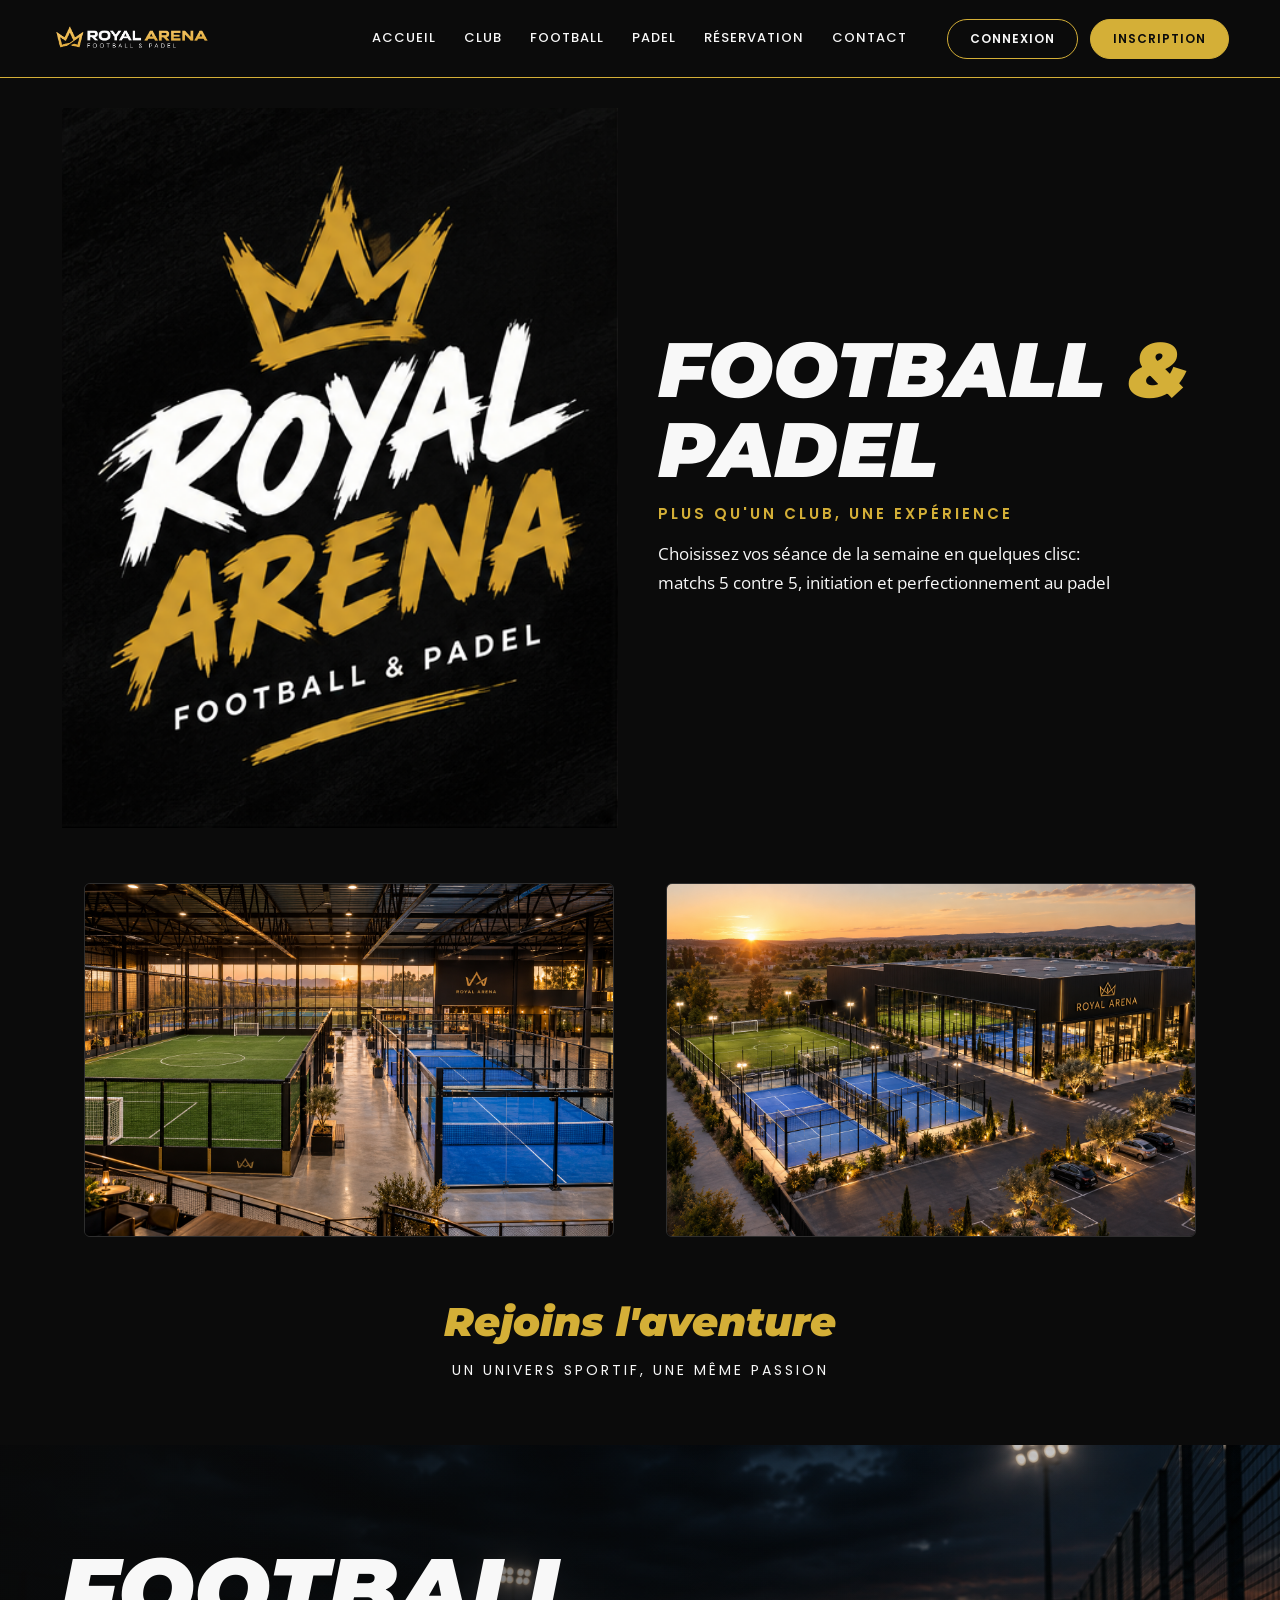
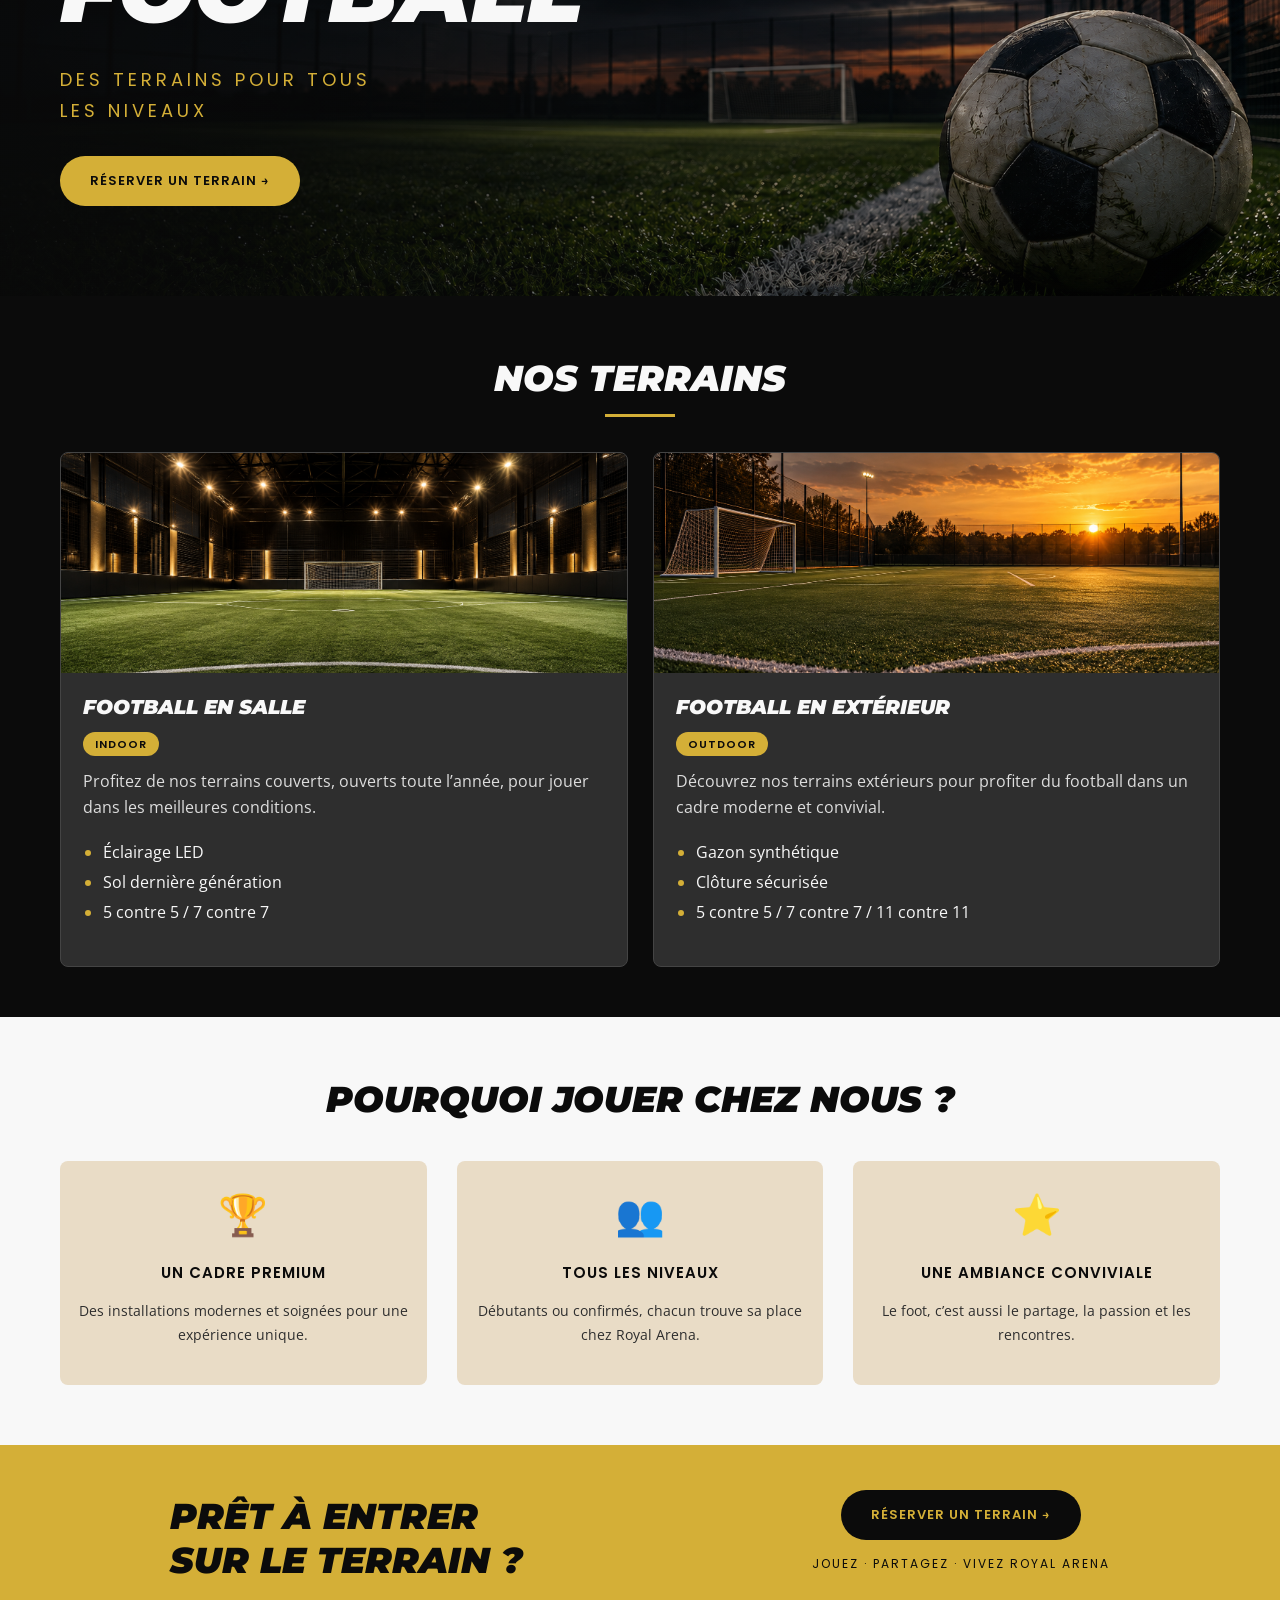
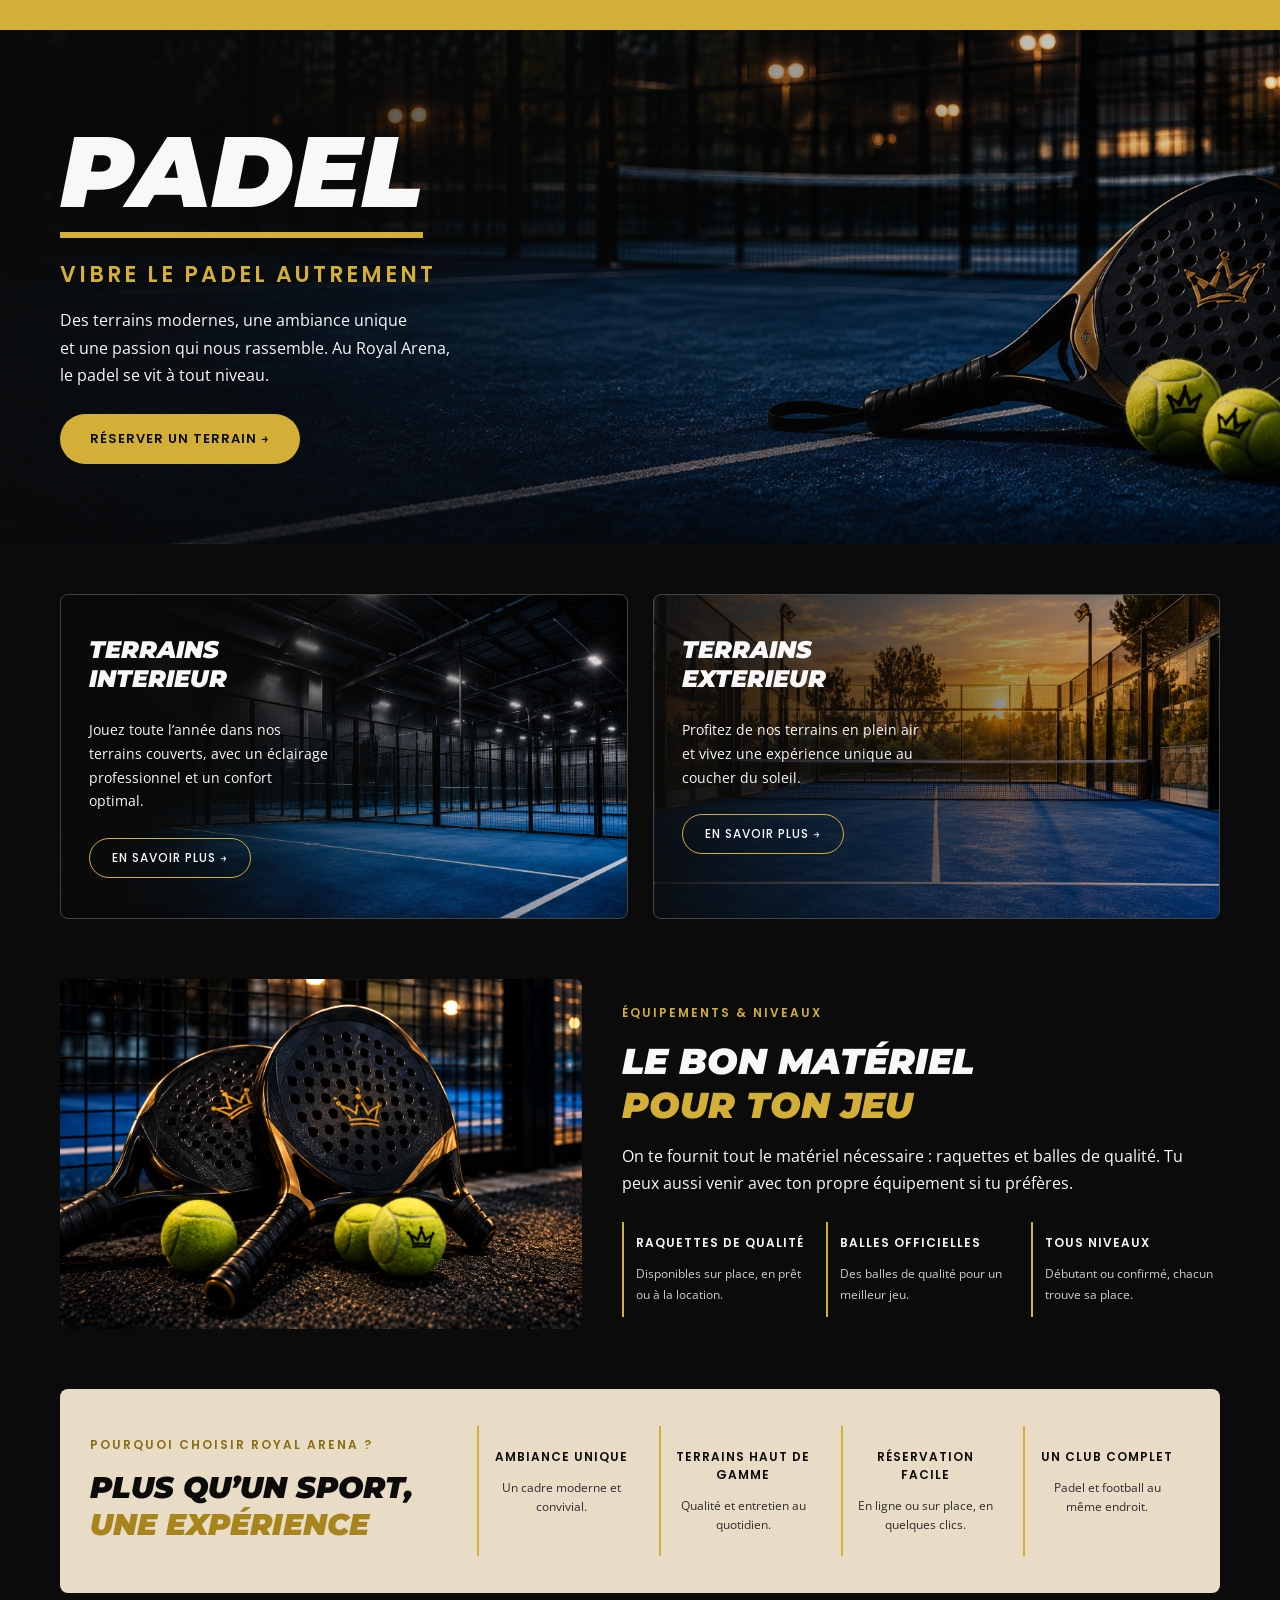
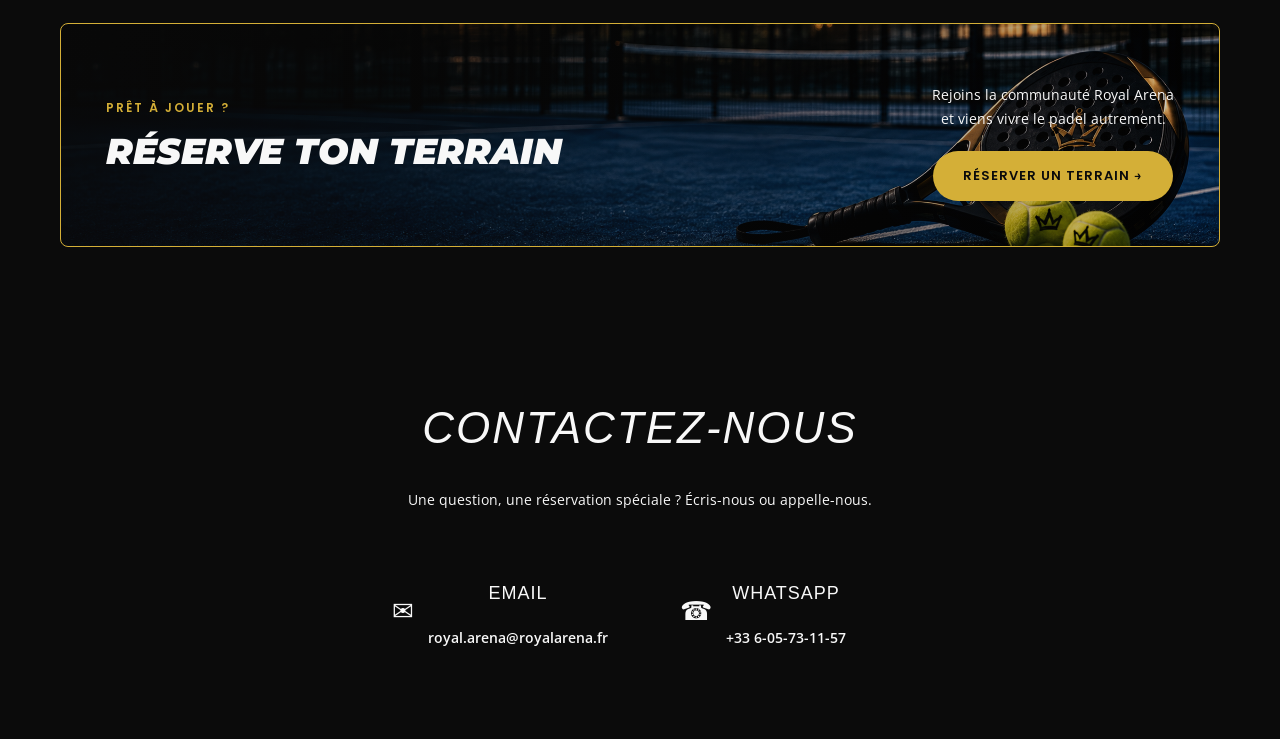
<file: View/Html/accueil.html>
<!DOCTYPE html>
<html lang="fr">
<head>
    <meta charset="UTF-8">
    <meta name="viewport" content="width=device-width, initial-scale=1.0">
    <title>Royal Arena</title>
    <link rel="icon" type="image/png" href="./Image/favicon_royal_arena.png">
    <link rel="preconnect" href="https://fonts.googleapis.com">
    <link rel="preconnect" href="https://fonts.gstatic.com" crossorigin>
    <link href="https://fonts.googleapis.com/css2?family=Montserrat:ital,wght@0,400;0,600;0,700;0,800;0,900;1,700;1,800;1,900&family=Open+Sans:wght@400;600&family=Poppins:wght@400;500;600&display=swap" rel="stylesheet">
    <link rel="stylesheet" href="../Style/accueil.css">
</head>
<body>
    <header class="navbar">
        <div class="navbarlogo">
                <img src="Image/Logo_Royal_Arena_navbar.png" id="logonavbar" alt="Logo Royal Arena">
        </div>
        <nav class="navbarlist">
                <div class="list1">
                    <a href="#accueil">Accueil</a>
                    <a href="#club">Club</a>
                    <a href="#football">Football</a>
                    <a href="#padel">Padel</a>
                    <a href="connexion.html">Réservation</a>
                    <a href="#contact">Contact</a>
                </div>
                <div class="list2">
                    <a href="connexion.html"> <button class="btn-contour">Connexion</button></a>
                    <a href="inscription.html"> <button class="btn-or">Inscription</button></a>
                </div>

        </nav>
    </header>
    <main class="content">
        <section id="accueil">
            <div>
                <img src="Image/logo-royal-arena.png" id="logo1" alt="Royal Arena Football & Padel">
            </div>

            <div class="description-accueil">
                <h1>FOOTBALL <span class="or">&</span> PADEL</h1>
            <p class="or">Plus qu'un club, une expérience</p>
            <p>Choisissez vos séance de la semaine en quelques clisc: <br> matchs 5 contre 5, initiation et perfectionnement au padel </p>
            </div>

        </section>
        <section>
           <div id="club">
            <img src="Image/Royal_Arena_clubint.png" alt="">
            <img src="Image/Royal_Arena_clubex.png" alt="">
           </div>
           <div class="disclub">
            <h2>Rejoins l'aventure</h2>
            <p> Un univers sportif, une même passion</p>
           </div>
        </section>
           <section class="football" id="football">

    <div class="football2">
         <h1>FOOTBALL</h1>
        <p>DES TERRAINS POUR TOUS<br>LES NIVEAUX</p>
        <a href="connexion.html" class="bouton">Réserver un terrain →</a>
    </div>



        <div class="terrains">
        <h2>Nos terrains</h2>

        <div class="liste-terrains">

            <article class="carte-terrain">
            <img src="Image/Arène de football intérieure noire et or-4.png"
                 alt="Terrain de football en salle">

            <div class="description-terrain">
                <h3>Football en salle</h3>
                <span>Indoor</span>

                <p>
                    Profitez de nos terrains couverts, ouverts toute
                    l’année, pour jouer dans les meilleures conditions.
                </p>

                <ul>
                    <li>Éclairage LED</li>
                    <li>Sol dernière génération</li>
                    <li>5 contre 5 / 7 contre 7</li>
                </ul>
            </div>
             </article>

            <article class="carte-terrain">
                 <img src="Image/Terrain de football doré au crépuscule-2.png"
                 alt="Terrain de football en extérieur">

                <div class="description-terrain">
                <h3>Football en extérieur</h3>
                <span>Outdoor</span>

                <p>
                    Découvrez nos terrains extérieurs pour profiter
                    du football dans un cadre moderne et convivial.
                </p>

                <ul>
                    <li>Gazon synthétique</li>
                    <li>Clôture sécurisée</li>
                    <li>5 contre 5 / 7 contre 7 / 11 contre 11</li>
                </ul>
                </div>
            </article>

        </div>
         </div>
        <div class="avantages">
            <h2>Pourquoi jouer chez nous ?</h2>

        <div class="liste-avantages">

             <article class="avantage">
                    <span>🏆</span>
                     <h3>Un cadre premium</h3>
                    <p>
                              Des installations modernes et soignées
                                   pour une expérience unique.
                     </p>
             </article>

            <article class="avantage">
                <span>👥</span>
                <h3>Tous les niveaux</h3>
                <p>
                 Débutants ou confirmés, chacun trouve
                 sa place chez Royal Arena.
                </p>
             </article>

            <article class="avantage">
                 <span>⭐</span>
                <h3>Une ambiance conviviale</h3>
                 <p>
                     Le foot, c’est aussi le partage,
                     la passion et les rencontres.
                 </p>
            </article>
        </div>

        </div>

      <div class="reservation">
             <h2>Prêt à entrer<br>sur le terrain ?</h2>

            <div>
                    <a href="connexion.html" class="bouton-reservation">
                     Réserver un terrain →
                    </a>
                    <p>Jouez · Partagez · Vivez Royal Arena</p>
            </div>
      </div>
</section>
        <section class="padel" id="padel">
            <div class="presentation-padel">
                    <h1>PADEL</h1>
                    <h2>Vibre le padel autrement</h2>
                    <p>
                        Des terrains modernes, une ambiance unique<br>
                        et une passion qui nous rassemble. Au Royal Arena,<br>
                        le padel se vit à tout niveau.
                    </p>
                    <a href="connexion.html" class="bouton">
                    Réserver un terrain →
                    </a>
            </div>

            <div class="terrains-padel">
                    <article class="terrain interieur">
                          <h2>Terrains<br>interieur</h2>
                            <p>
                                Jouez toute l’année dans nos terrains couverts,
                                avec un éclairage professionnel et un confort optimal.
                            </p>
                            <a href="connexion.html" class="bouton-contour">
                                En savoir plus →
                            </a>
                    </article>

                    <article class="terrain exterieur">
                            <h2>Terrains<br>exterieur</h2>
                            <p>
                                Profitez de nos terrains en plein air
                                et vivez une expérience unique au coucher du soleil.
                            </p>
                            <a href="connexion.html" class="bouton-contour">
                                En savoir plus →
                            </a>
                    </article>
                </div>
            <div class="materiel">
                    <img src="Image/Raquettes de padel noires et dorées-2.png"
                        alt="Raquettes de padel et balles">
                    <div class="texte-materiel">
                        <p class="sous-titre">Équipements & niveaux</p>
                        <h2>Le bon matériel<br><span>pour ton jeu</span></h2>
                        <p>
                            On te fournit tout le matériel nécessaire :
                            raquettes et balles de qualité. Tu peux aussi
                            venir avec ton propre équipement si tu préfères.
                        </p>
                        <div class="liste-equipements">
                            <article>
                                <h3>Raquettes de qualité</h3>
                                <p>Disponibles sur place, en prêt ou à la location.</p>
                            </article>

                            <article>
                                <h3>Balles officielles</h3>
                                <p>Des balles de qualité pour un meilleur jeu.</p>
                            </article>

                            <article>
                                <h3>Tous niveaux</h3>
                                <p>Débutant ou confirmé, chacun trouve sa place.</p>
                            </article>
                        </div>
                    </div>
            </div>

            <div class="avantages-padel">
                <div class="titre-avantages">
                    <p class="sous-titre">Pourquoi choisir Royal Arena ?</p>
                    <h2>Plus qu’un sport,<br><span>une expérience</span></h2>
                </div>

                <div class="liste-avantages">
                    <article>
                        <h3>Ambiance unique</h3>
                        <p>Un cadre moderne et convivial.</p>
                    </article>

                    <article>
                        <h3>Terrains haut de gamme</h3>
                        <p>Qualité et entretien au quotidien.</p>
                    </article>

                    <article>
                        <h3>Réservation facile</h3>
                        <p>En ligne ou sur place, en quelques clics.</p>
                    </article>

                    <article>
                        <h3>Un club complet</h3> 
                        <p>Padel et football au même endroit.</p>
                    </article>
                </div>
            </div>

            <div class="banniere-reservation">
                <div>
                    <p class="sous-titre">Prêt à jouer ?</p>
                    <h2>Réserve ton terrain</h2>
                </div>

                <div class="texte-reservation">
                    <p>
                        Rejoins la communauté Royal Arena<br>
                        et viens vivre le padel autrement.
                    </p>

                    <a href="connexion.html" class="bouton">
                        Réserver un terrain →
                    </a>
                </div>
            </div>
    </section>
     <section class="contact" id="contact">
    <h2>CONTACTEZ-NOUS</h2>
    <p class="contact-sub">Une question, une réservation spéciale ? Écris-nous ou appelle-nous.</p>
    <div class="contact-list">
      <a href="mailto:royal.arena@royalarena.fr" class="contact-item">
        <span class="icon">✉</span>
        <div>
          <h4>EMAIL</h4>
          <p>royal.arena@royalarena.fr</p>
        </div>
      </a>
      <a href="tel:0105731157" class="contact-item">
        <span class="icon">☎</span>
        <div>
          <h4>WHATSAPP</h4>
          <p>+33 6-05-73-11-57</p>
        </div>
      </a>
     </div>
     </section>
    </main>
</body>
</html>
</file>
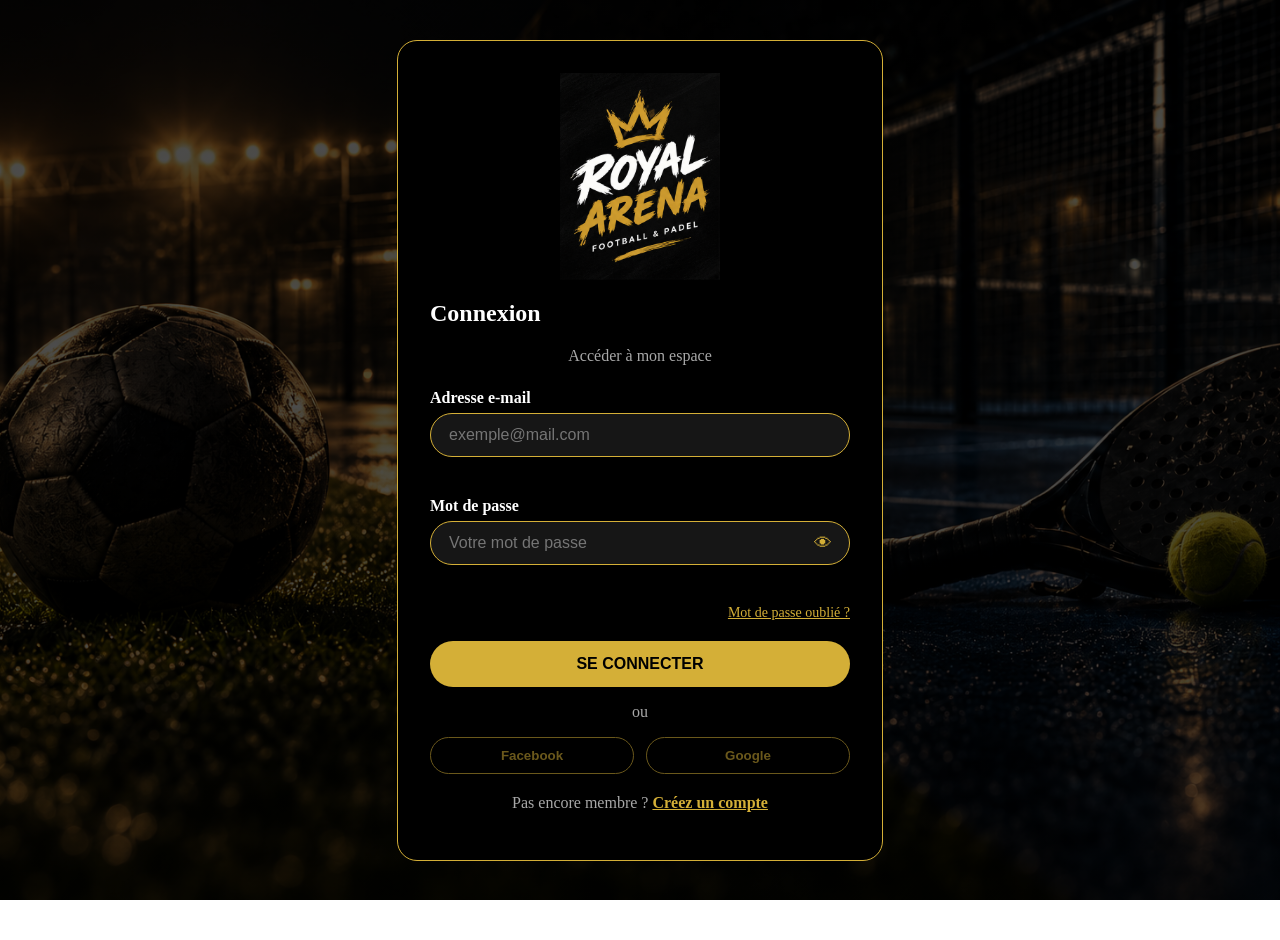
<file: View/Html/connexion.html>
<html lang="en">
<head>
    <meta charset="UTF-8">
    <meta name="viewport" content="width=device-width, initial-scale=1.0">
    <title>Royal Arena</title>
     <link rel="icon" type="image/png" href="./Image/favicon_royal_arena.png">
     <link rel="stylesheet" href="../Style/connexion.css">
</head>
<body>
        <section class="formulaireconnexion">
  <img src="Image/logo-royal-arena.png" alt="Logo Royal Arena – Football & Padel" id="logo">

  <h2>Connexion</h2>
  <p class="sous-titre">Accéder à mon espace</p>

  <form id="form-connexion" novalidate>
     <div class="champ">
      <label for="email">Adresse e-mail</label>
      <input type="email" id="email" name="email"
             placeholder="exemple@mail.com"
             autocomplete="email" required
             aria-describedby="erreur-email">
      <p class="erreur" id="erreur-email" role="alert"></p>
    </div>

    <div class="champ">
      <label for="mdp">Mot de passe</label>
      <div class="mdp-wrap">
        <input type="password" id="mdp" name="mdp"
               placeholder="Votre mot de passe"
               autocomplete="current-password" required minlength="8"
               aria-describedby="erreur-mdp">
        <button type="button" id="voir-mdp" aria-label="Afficher le mot de passe">👁</button>
      </div>
      <p class="erreur" id="erreur-mdp" role="alert"></p>
    </div>

    <a class="oublie" href="#">Mot de passe oublié ?</a>

    <a href="principale.html"><button class="btn">SE CONNECTER</button></a>

    <p class="ou">ou</p>

    <div class="reseaux">
      <button type="button" class="btn-outline" disabled>Facebook</button>
      <button type="button" class="btn-outline" disabled>Google</button>
    </div>

    <p class="lien-inscription">
      Pas encore membre ? <a href="inscription.html">Créez un compte</a>
    </p>
  </form>
</section>
</body>
</html>
</file>
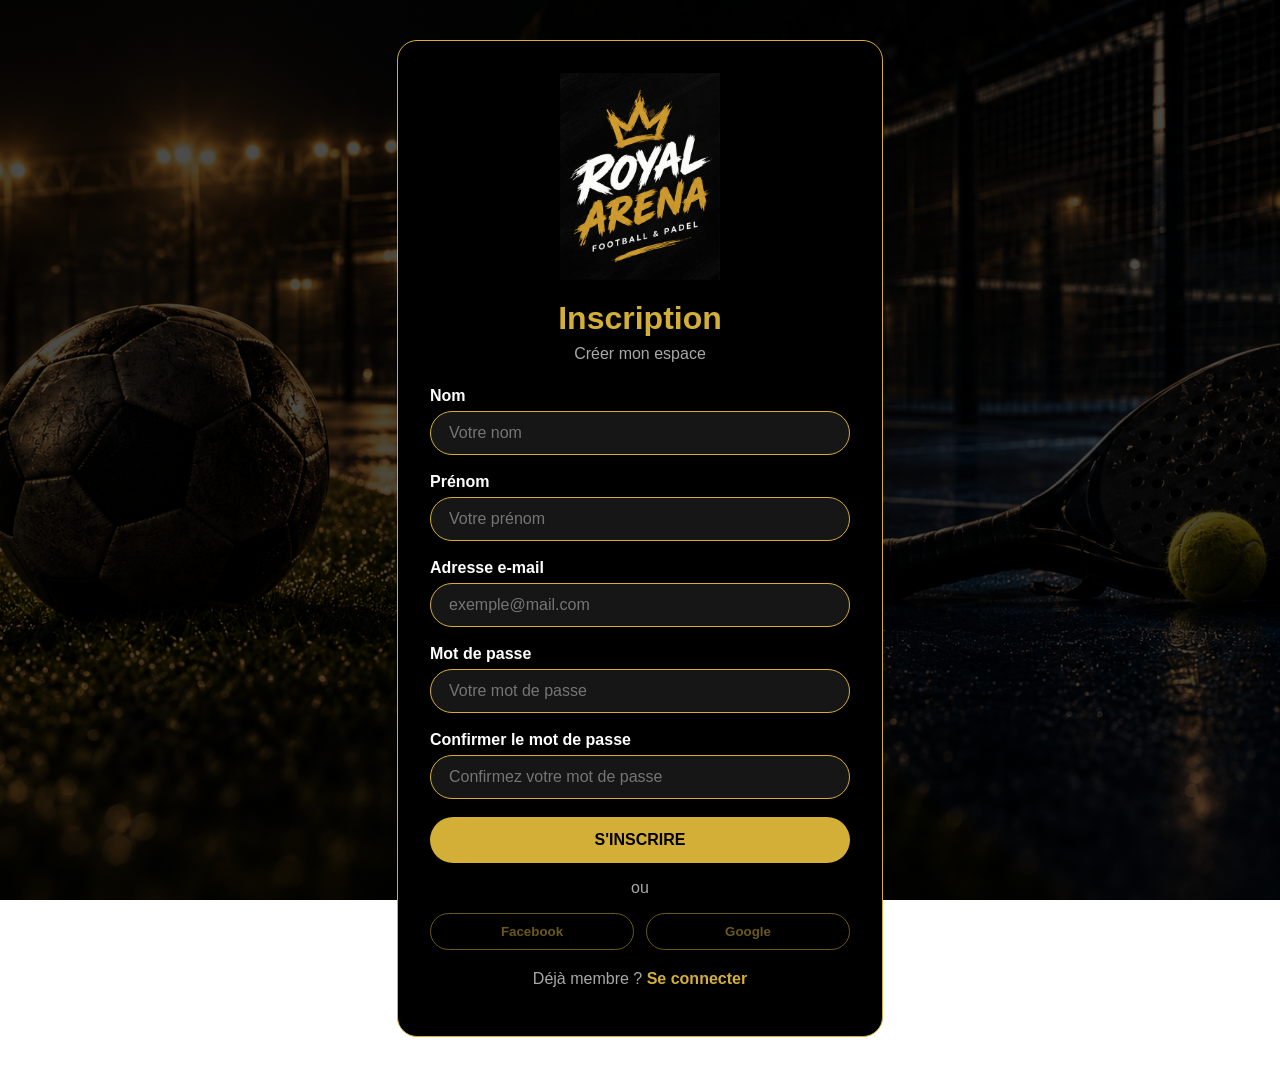
<file: View/Html/inscription.html>
<!DOCTYPE html>
<html lang="fr">
<head>
    <meta charset="UTF-8">
    <meta name="viewport" content="width=device-width, initial-scale=1.0">
    <title>Royal Arena</title>
    <link rel="icon" type="image/png" href="./Image/favicon_royal_arena.png">
    <link rel="stylesheet" href="../Style/inscription.css">
</head>
<body>
    <main class="formulaireconnexion">
        <img src="Image/logo-royal-arena.png" id="logo" alt="Logo Royal Arena">

        <h2>Inscription</h2>
        <p class="sous-titre">Créer mon espace</p>

        <form action="connexion.html" method="post">

            <div class="champ">
                <label for="nom">Nom</label>
                <input type="text" id="nom" name="nom" placeholder="Votre nom" autocomplete="family-name" required>
            </div>

            <div class="champ">
                <label for="prenom">Prénom</label>
                <input type="text" id="prenom" name="prenom" placeholder="Votre prénom" autocomplete="given-name" required>
            </div>

            <div class="champ">
                <label for="email">Adresse e-mail</label>
                <input type="email" id="email" name="email" placeholder="exemple@mail.com" autocomplete="email" required>
            </div>

            <div class="champ">
                <label for="mdp">Mot de passe</label>
                <input type="password" id="mdp" name="mdp" placeholder="Votre mot de passe" autocomplete="new-password" minlength="8" required>
            </div>

            <div class="champ">
                <label for="mdp2">Confirmer le mot de passe</label>
                <input type="password" id="mdp2" name="mdp2" placeholder="Confirmez votre mot de passe" autocomplete="new-password" minlength="8" required>
            </div>

            <a href="principale.html"><button type="submit" class="btn">S'INSCRIRE</button>
</a>
            <p class="ou">ou</p>

            <div class="reseaux">
                <button type="button" class="btn-outline" disabled>Facebook</button>
                <button type="button" class="btn-outline" disabled>Google</button>
            </div>

            <p class="lien-inscription">Déjà membre ? <a href="connexion.html">Se connecter</a></p>
        </form>
    </main>
</body>
</html>
</file>
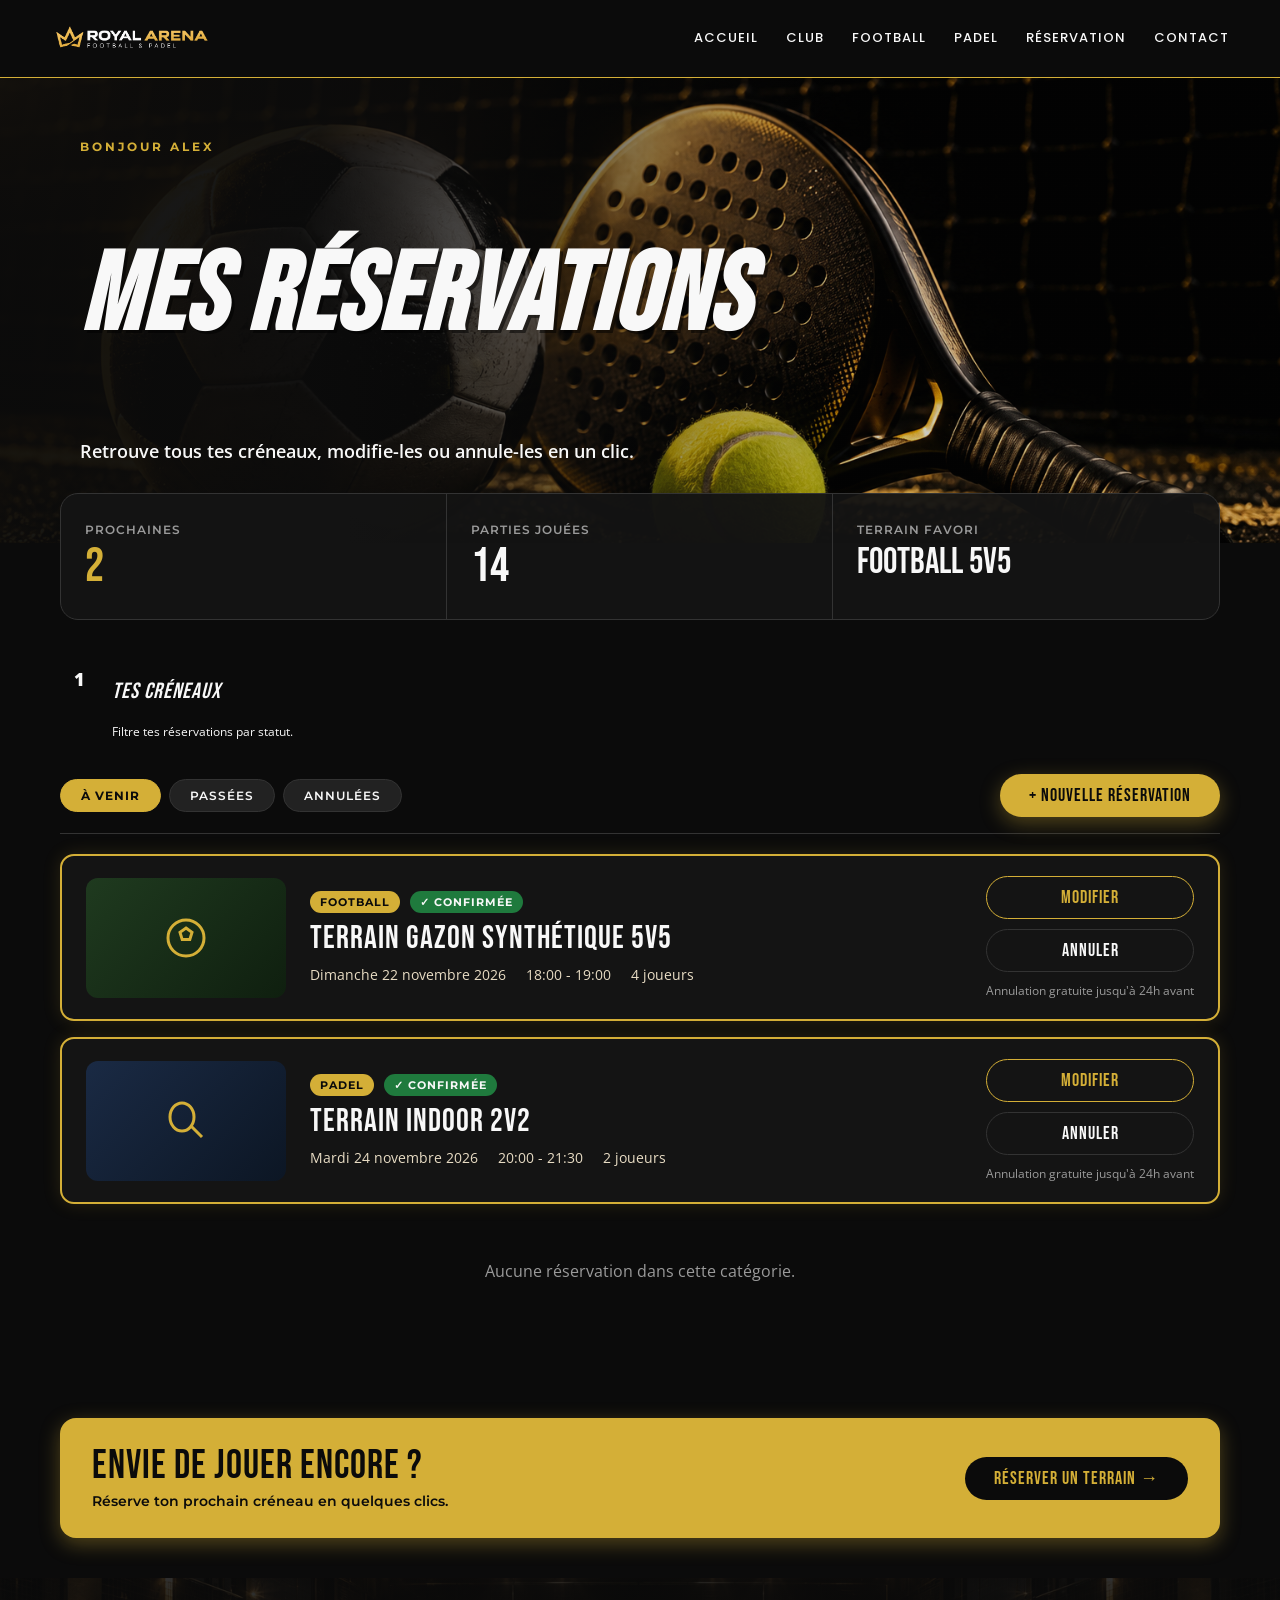
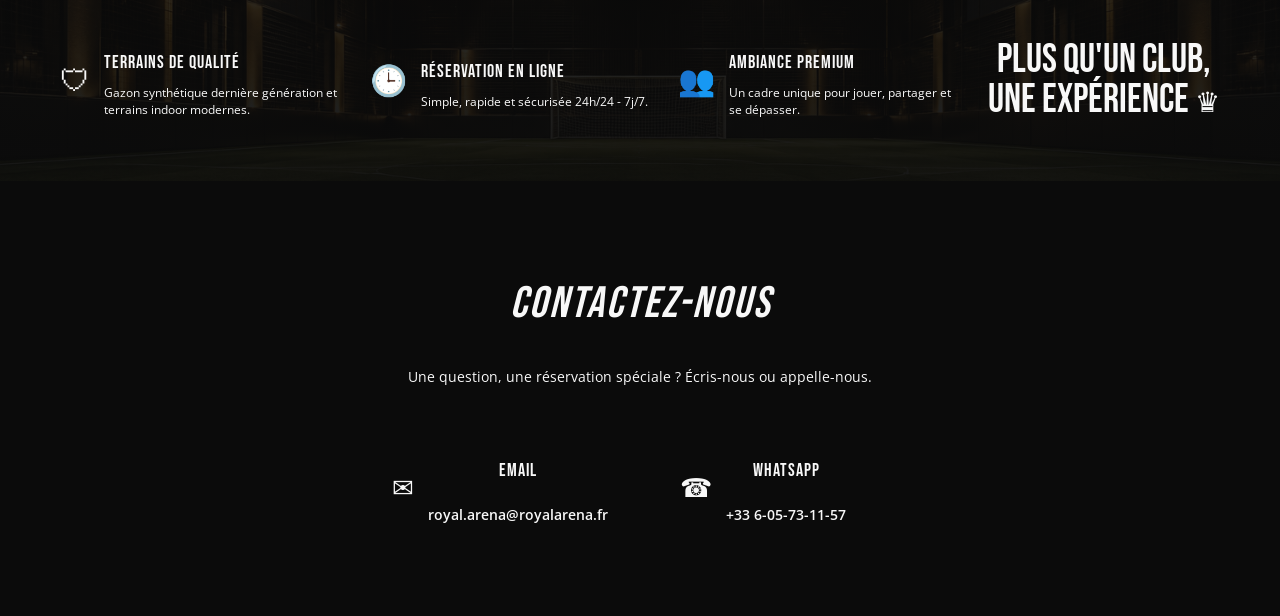
<file: View/Html/mes-reservation.html>
<!doctype html>
<html lang="fr">
<head>
  <meta charset="UTF-8">
  <meta name="viewport" content="width=device-width, initial-scale=1.0">
  <title>Royal Arena - Mes réservations</title>
  <link rel="icon" type="image/png" href="./Image/favicon_royal_arena.png">
  <link rel="preconnect" href="https://fonts.googleapis.com">
  <link rel="preconnect" href="https://fonts.gstatic.com" crossorigin>
  <link href="https://fonts.googleapis.com/css2?family=Bebas+Neue&family=Montserrat:ital,wght@0,400;0,600;0,700;0,800;0,900;1,700;1,800;1,900&family=Open+Sans:wght@400;600&family=Poppins:wght@400;500;600&display=swap" rel="stylesheet">
  <link rel="stylesheet" href="../Style/reservation.css">
  <link rel="stylesheet" href="../Style/mes-reservation.css">
</head>
<body>
  <header class="navbar">
    <div class="navbarlogo">
      <img src="Image/Logo_Royal_Arena_navbar.png" id="logonavbar" alt="Logo Royal Arena">
    </div>
    <nav class="navbarlist">
      <div class="list1">
        <a href="principale.html">Accueil</a>
        <a href="principale.html#club">Club</a>
        <a href="principale.html#football">Football</a>
        <a href="principale.html#padel">Padel</a>
        <a href="reservation.html">Réservation</a>
        <a href="#contact">Contact</a>
      </div>
    </nav>
  </header>

  <!-- HERO -->
  <section class="hero">
    <div class="hero-text">
      <p class="hero-greeting">BONJOUR ALEX</p>
      <h1>MES <span>RÉSERVATIONS</span></h1>
      <p>Retrouve tous tes créneaux, modifie-les ou annule-les en un clic.</p>
    </div>
  </section>

  <!-- RÉSUMÉ -->
  <section class="summary" aria-label="Résumé">
    <div class="stat">
      <span class="stat__label">PROCHAINES</span>
      <span class="stat__value gold" id="count-upcoming">2</span>
    </div>
    <div class="stat">
      <span class="stat__label">PARTIES JOUÉES</span>
      <span class="stat__value">14</span>
    </div>
    <div class="stat">
      <span class="stat__label">TERRAIN FAVORI</span>
      <span class="stat__value stat__value--small">FOOTBALL 5v5</span>
    </div>
  </section>

  <!-- LISTE -->
  <main class="list-section">
    <div class="step-header">
      <span class="num">1</span>
      <div>
        <h2>TES CRÉNEAUX</h2>
        <p>Filtre tes réservations par statut.</p>
      </div>
    </div>

    <div class="toolbar">
      <div class="tabs" role="tablist" aria-label="Filtrer les réservations">
        <button class="tab is-active" role="tab" aria-selected="true" data-filter="upcoming">À VENIR</button>
        <button class="tab" role="tab" aria-selected="false" data-filter="past">PASSÉES</button>
        <button class="tab" role="tab" aria-selected="false" data-filter="cancelled">ANNULÉES</button>
      </div>
      <a href="reservation.html" class="btn--gold">+ NOUVELLE RÉSERVATION</a>
    </div>

    <div id="reservation-list">

      <article class="resa-card" data-status="upcoming" data-id="1">
        <div class="resa-visual resa-visual--football" aria-hidden="true">
          <svg width="48" height="48" viewBox="0 0 24 24" fill="none" stroke="#D4AF37" stroke-width="1.5"><circle cx="12" cy="12" r="9"/><path d="M12 7l3 2.2-1.1 3.6h-3.8L9 9.2z"/></svg>
        </div>
        <div class="resa-info">
          <div class="badges">
            <span class="badge badge--sport">FOOTBALL</span>
            <span class="badge badge--ok">✓ CONFIRMÉE</span>
          </div>
          <h2 class="resa-title">TERRAIN GAZON SYNTHÉTIQUE 5v5</h2>
          <ul class="resa-meta">
            <li>Dimanche 22 novembre 2026</li>
            <li>18:00 - 19:00</li>
            <li>4 joueurs</li>
          </ul>
        </div>
        <div class="resa-actions">
          <button class="btn--outline" data-action="edit">MODIFIER</button>
          <button class="btn--ghost" data-action="cancel">ANNULER</button>
          <span class="note">Annulation gratuite jusqu'à 24h avant</span>
        </div>
      </article>

      <article class="resa-card" data-status="upcoming" data-id="2">
        <div class="resa-visual resa-visual--padel" aria-hidden="true">
          <svg width="48" height="48" viewBox="0 0 24 24" fill="none" stroke="#D4AF37" stroke-width="1.5"><ellipse cx="10" cy="10" rx="6" ry="7"/><path d="M14.5 14.5L20 20"/></svg>
        </div>
        <div class="resa-info">
          <div class="badges">
            <span class="badge badge--sport">PADEL</span>
            <span class="badge badge--ok">✓ CONFIRMÉE</span>
          </div>
          <h2 class="resa-title">TERRAIN INDOOR 2v2</h2>
          <ul class="resa-meta">
            <li>Mardi 24 novembre 2026</li>
            <li>20:00 - 21:30</li>
            <li>2 joueurs</li>
          </ul>
        </div>
        <div class="resa-actions">
          <button class="btn--outline" data-action="edit">MODIFIER</button>
          <button class="btn--ghost" data-action="cancel">ANNULER</button>
          <span class="note">Annulation gratuite jusqu'à 24h avant</span>
        </div>
      </article>

      <article class="resa-card resa-card--past" data-status="past" data-id="3" hidden>
        <div class="resa-visual resa-visual--football" aria-hidden="true">
          <svg width="48" height="48" viewBox="0 0 24 24" fill="none" stroke="#D4AF37" stroke-width="1.5"><circle cx="12" cy="12" r="9"/><path d="M12 7l3 2.2-1.1 3.6h-3.8L9 9.2z"/></svg>
        </div>
        <div class="resa-info">
          <div class="badges">
            <span class="badge badge--sport">FOOTBALL</span>
            <span class="badge badge--muted">TERMINÉE</span>
          </div>
          <h2 class="resa-title">TERRAIN GAZON SYNTHÉTIQUE 7v7</h2>
          <ul class="resa-meta">
            <li>Dimanche 8 novembre 2026</li>
            <li>19:00 - 20:00</li>
            <li>10 joueurs</li>
          </ul>
        </div>
        <div class="resa-actions">
          <button class="btn--outline" data-action="rebook">RÉSERVER À NOUVEAU</button>
        </div>
      </article>

    </div>

    <p class="empty" id="empty-message" hidden>Aucune réservation dans cette catégorie.</p>
  </main>

  <!-- CTA -->
  <section class="cta-band">
    <div>
      <span class="cta-title">ENVIE DE JOUER ENCORE ?</span>
      <span class="cta-text">Réserve ton prochain créneau en quelques clics.</span>
    </div>
    <a href="reservation.html" class="btn--dark">RÉSERVER UN TERRAIN →</a>
  </section>

  <!-- FOOTER -->
  <footer class="features">
    <div class="feature">
      <span class="icon">🛡</span>
      <div><h4>TERRAINS DE QUALITÉ</h4><p>Gazon synthétique dernière génération et terrains indoor modernes.</p></div>
    </div>
    <div class="feature">
      <span class="icon">🕒</span>
      <div><h4>RÉSERVATION EN LIGNE</h4><p>Simple, rapide et sécurisée 24h/24 - 7j/7.</p></div>
    </div>
    <div class="feature">
      <span class="icon">👥</span>
      <div><h4>AMBIANCE PREMIUM</h4><p>Un cadre unique pour jouer, partager et se dépasser.</p></div>
    </div>
    <div class="slogan">PLUS QU'UN CLUB,<br><span>UNE EXPÉRIENCE</span> <span class="crown">♛</span></div>
  </footer>

  <!-- CONTACT -->
  <section class="contact" id="contact">
    <h2>CONTACTEZ-NOUS</h2>
    <p class="contact-sub">Une question, une réservation spéciale ? Écris-nous ou appelle-nous.</p>
    <div class="contact-list">
      <a href="mailto:royal.arena@royalarena.fr" class="contact-item">
        <span class="icon">✉</span>
        <div>
          <h4>EMAIL</h4>
          <p>royal.arena@royalarena.fr</p>
        </div>
      </a>
      <a href="tel:0105731157" class="contact-item">
        <span class="icon">☎</span>
        <div>
          <h4>WHATSAPP</h4>
          <p>+33 6-05-73-11-57</p>
        </div>
      </a>
    </div>
  </section>

  <script src="/controler/java script/mes-reservation.js"></script>
</body>
</html>
</file>
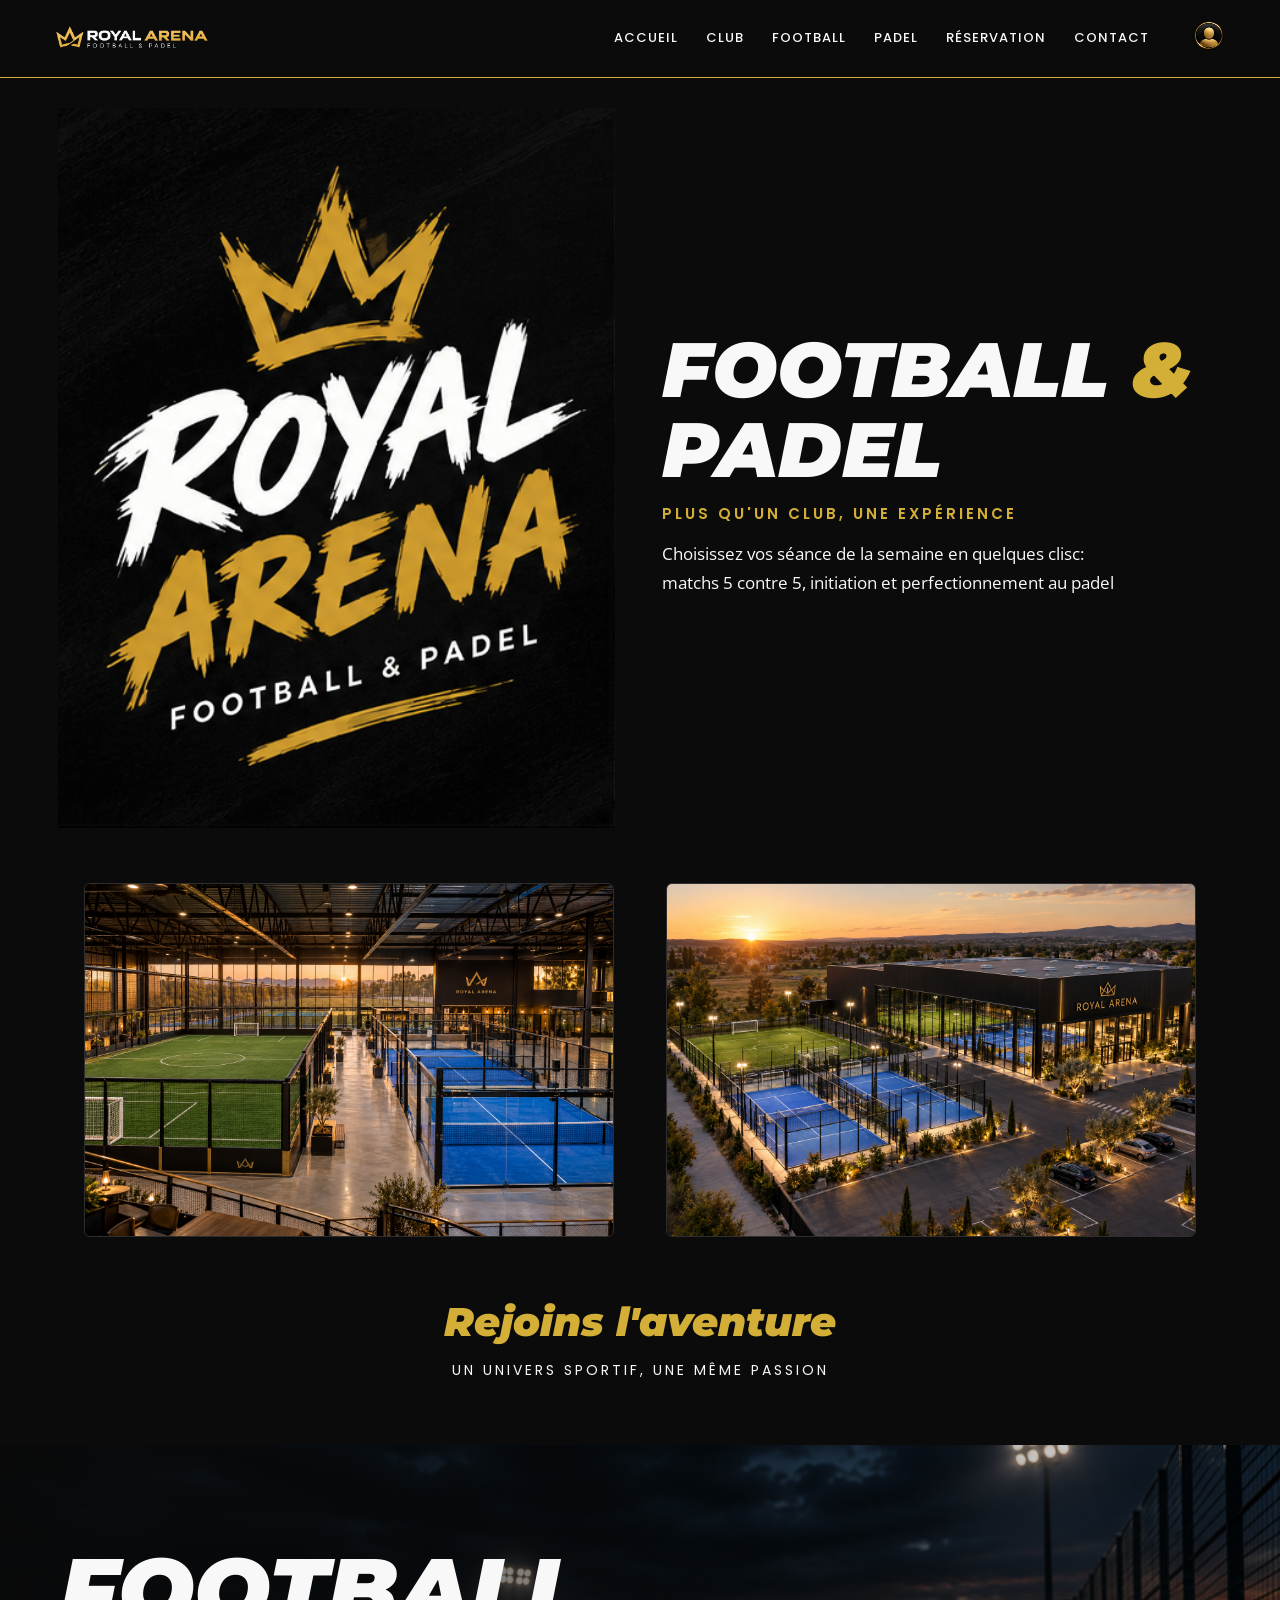
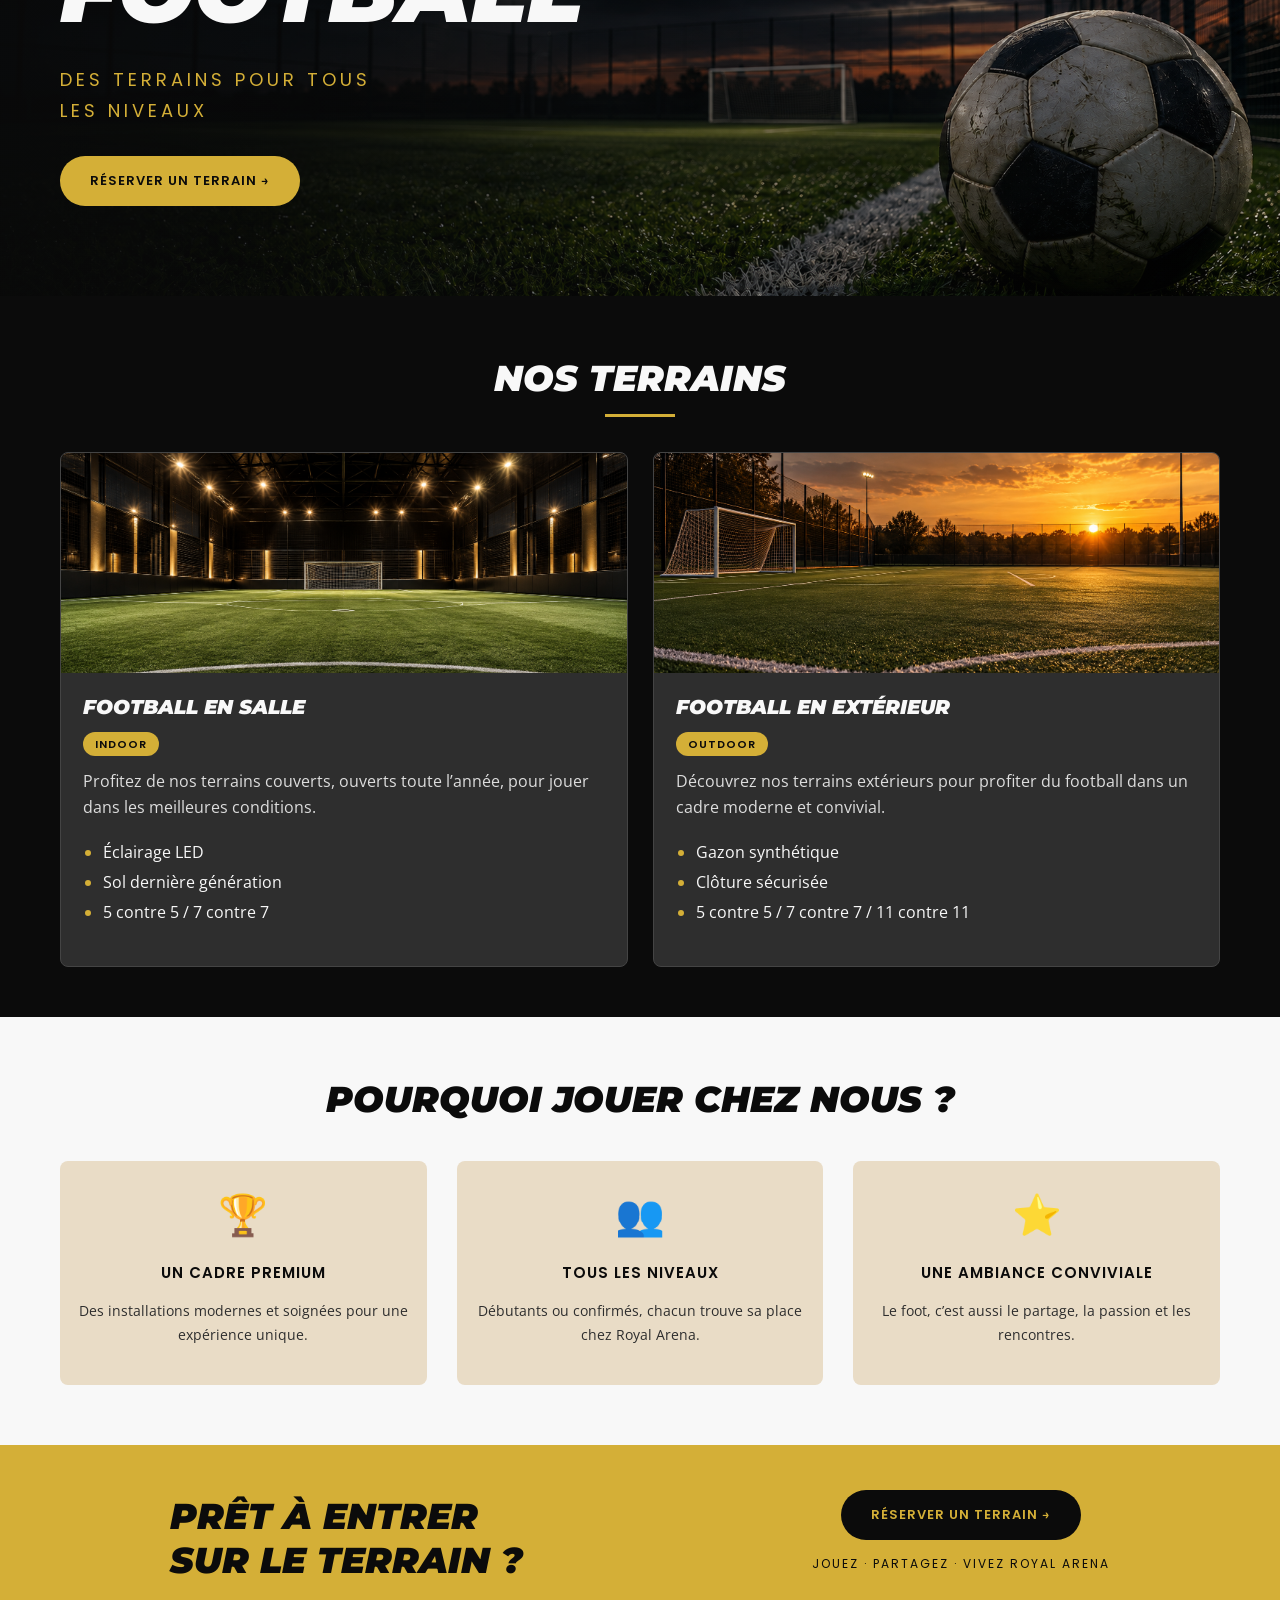
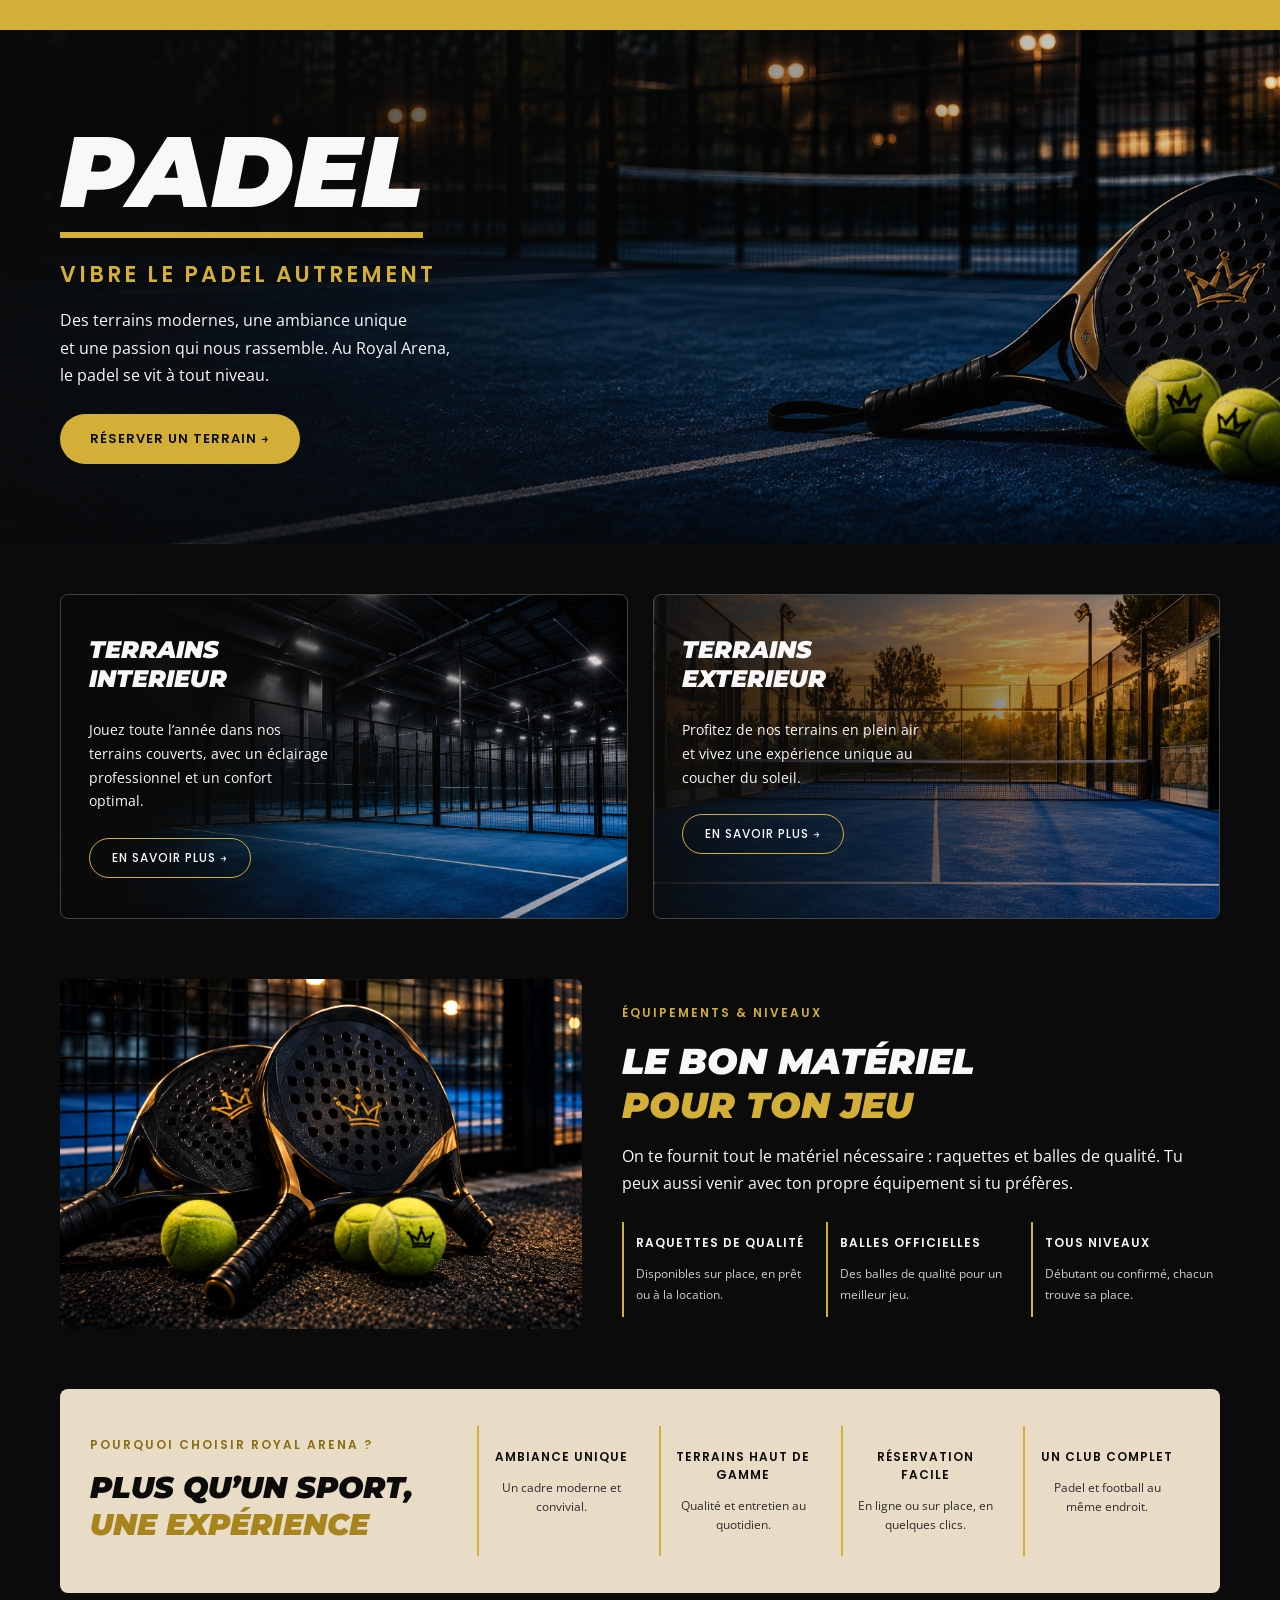
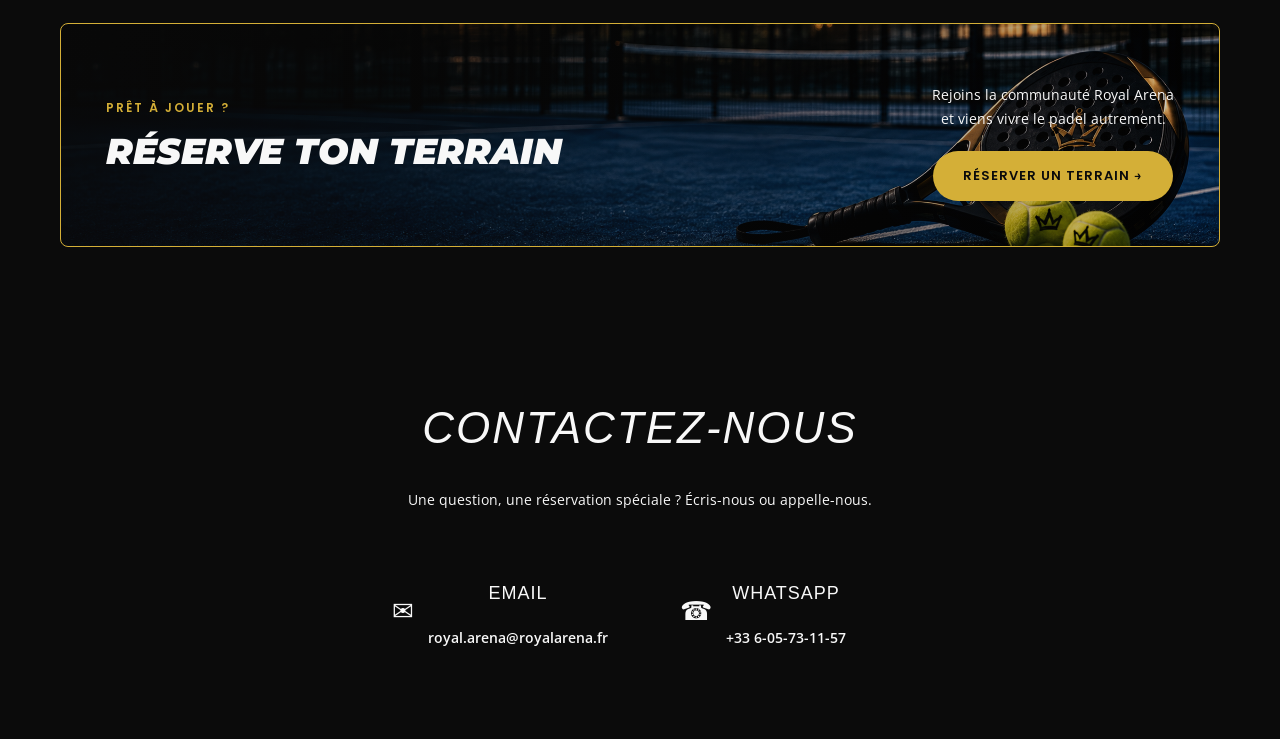
<file: View/Html/principale.html>
<!DOCTYPE html>
<html lang="fr">
<head>
    <meta charset="UTF-8">
    <meta name="viewport" content="width=device-width, initial-scale=1.0">
    <title>Royal Arena</title>
    <link rel="icon" type="image/png" href="./Image/favicon_royal_arena.png">
    <link rel="preconnect" href="https://fonts.googleapis.com">
    <link rel="preconnect" href="https://fonts.gstatic.com" crossorigin>
    <link href="https://fonts.googleapis.com/css2?family=Montserrat:ital,wght@0,400;0,600;0,700;0,800;0,900;1,700;1,800;1,900&family=Open+Sans:wght@400;600&family=Poppins:wght@400;500;600&display=swap" rel="stylesheet">
    <link rel="stylesheet" href="../Style/principale.css">
</head>
<body>
    <header class="navbar">
            <div class="navbarlogo">
                <img src="Image/Logo_Royal_Arena_navbar.png" id="logonavbar" alt="Logo Royal Arena">
        </div>
        <nav class="navbarlist">
                <div class="list1">
                    <a href="#accueil">Accueil</a>
                    <a href="#club">Club</a>
                    <a href="#football">Football</a>
                    <a href="#padel">Padel</a>
                    <a href="reservation.html">Réservation</a>
                    <a href="#contact">Contact</a>
                </div>
                <div>
                    <a href="compte.html" class="profile">
                     <img src="Image/Icône de profil dorée élégante.png" alt="Mon compte">
                    </a>
                </div>

        </nav>



    </header>
     <main class="content">
        <section id="accueil">
            <div>
                <img src="Image/logo-royal-arena.png" id="logo1" alt="Royal Arena Football & Padel">
            </div>

            <div class="description-accueil">
                <h1>FOOTBALL <span class="or">&</span> PADEL</h1>
            <p class="or">Plus qu'un club, une expérience</p>
            <p>Choisissez vos séance de la semaine en quelques clisc: <br> matchs 5 contre 5, initiation et perfectionnement au padel </p>
            </div>

        </section>
        <section>
           <div id="club">
            <img src="Image/Royal_Arena_clubint.png" alt="">
            <img src="Image/Royal_Arena_clubex.png" alt="">
           </div>
           <div class="disclub">
            <h2>Rejoins l'aventure</h2>
            <p> Un univers sportif, une même passion</p>
           </div>
        </section>
           <section class="football" id="football">

    <div class="football2">
         <h1>FOOTBALL</h1>
        <p>DES TERRAINS POUR TOUS<br>LES NIVEAUX</p>
        <a href="connexion.html" class="bouton">Réserver un terrain →</a>
    </div>



        <div class="terrains">
        <h2>Nos terrains</h2>

        <div class="liste-terrains">

            <article class="carte-terrain">
            <img src="Image/Arène de football intérieure noire et or-4.png"
                 alt="Terrain de football en salle">

            <div class="description-terrain">
                <h3>Football en salle</h3>
                <span>Indoor</span>

                <p>
                    Profitez de nos terrains couverts, ouverts toute
                    l’année, pour jouer dans les meilleures conditions.
                </p>

                <ul>
                    <li>Éclairage LED</li>
                    <li>Sol dernière génération</li>
                    <li>5 contre 5 / 7 contre 7</li>
                </ul>
            </div>
             </article>

            <article class="carte-terrain">
                 <img src="Image/Terrain de football doré au crépuscule-2.png"
                 alt="Terrain de football en extérieur">

                <div class="description-terrain">
                <h3>Football en extérieur</h3>
                <span>Outdoor</span>

                <p>
                    Découvrez nos terrains extérieurs pour profiter
                    du football dans un cadre moderne et convivial.
                </p>

                <ul>
                    <li>Gazon synthétique</li>
                    <li>Clôture sécurisée</li>
                    <li>5 contre 5 / 7 contre 7 / 11 contre 11</li>
                </ul>
                </div>
            </article>

        </div>
         </div>
        <div class="avantages">
            <h2>Pourquoi jouer chez nous ?</h2>

        <div class="liste-avantages">

             <article class="avantage">
                    <span>🏆</span>
                     <h3>Un cadre premium</h3>
                    <p>
                              Des installations modernes et soignées
                                   pour une expérience unique.
                     </p>
             </article>

            <article class="avantage">
                <span>👥</span>
                <h3>Tous les niveaux</h3>
                <p>
                 Débutants ou confirmés, chacun trouve
                 sa place chez Royal Arena.
                </p>
             </article>

            <article class="avantage">
                 <span>⭐</span>
                <h3>Une ambiance conviviale</h3>
                 <p>
                     Le foot, c’est aussi le partage,
                     la passion et les rencontres.
                 </p>
            </article>
        </div>

        </div>

      <div class="reservation">
             <h2>Prêt à entrer<br>sur le terrain ?</h2>

            <div>
                    <a href="connexion.html" class="bouton-reservation">
                     Réserver un terrain →
                    </a>
                    <p>Jouez · Partagez · Vivez Royal Arena</p>
            </div>
      </div>
</section>
        <section class="padel" id="padel">
            <div class="presentation-padel">
                    <h1>PADEL</h1>
                    <h2>Vibre le padel autrement</h2>
                    <p>
                        Des terrains modernes, une ambiance unique<br>
                        et une passion qui nous rassemble. Au Royal Arena,<br>
                        le padel se vit à tout niveau.
                    </p>
                    <a href="connexion.html" class="bouton">
                    Réserver un terrain →
                    </a>
            </div>

            <div class="terrains-padel">
                    <article class="terrain interieur">
                          <h2>Terrains<br>interieur</h2>
                            <p>
                                Jouez toute l’année dans nos terrains couverts,
                                avec un éclairage professionnel et un confort optimal.
                            </p>
                            <a href="connexion.html" class="bouton-contour">
                                En savoir plus →
                            </a>
                    </article>

                    <article class="terrain exterieur">
                            <h2>Terrains<br>exterieur</h2>
                            <p>
                                Profitez de nos terrains en plein air
                                et vivez une expérience unique au coucher du soleil.
                            </p>
                            <a href="connexion.html" class="bouton-contour">
                                En savoir plus →
                            </a>
                    </article>
                </div>
            <div class="materiel">
                    <img src="Image/Raquettes de padel noires et dorées-2.png"
                        alt="Raquettes de padel et balles">
                    <div class="texte-materiel">
                        <p class="sous-titre">Équipements & niveaux</p>
                        <h2>Le bon matériel<br><span>pour ton jeu</span></h2>
                        <p>
                            On te fournit tout le matériel nécessaire :
                            raquettes et balles de qualité. Tu peux aussi
                            venir avec ton propre équipement si tu préfères.
                        </p>
                        <div class="liste-equipements">
                            <article>
                                <h3>Raquettes de qualité</h3>
                                <p>Disponibles sur place, en prêt ou à la location.</p>
                            </article>

                            <article>
                                <h3>Balles officielles</h3>
                                <p>Des balles de qualité pour un meilleur jeu.</p>
                            </article>

                            <article>
                                <h3>Tous niveaux</h3>
                                <p>Débutant ou confirmé, chacun trouve sa place.</p>
                            </article>
                        </div>
                    </div>
            </div>

            <div class="avantages-padel">
                <div class="titre-avantages">
                    <p class="sous-titre">Pourquoi choisir Royal Arena ?</p>
                    <h2>Plus qu’un sport,<br><span>une expérience</span></h2>
                </div>

                <div class="liste-avantages">
                    <article>
                        <h3>Ambiance unique</h3>
                        <p>Un cadre moderne et convivial.</p>
                    </article>

                    <article>
                        <h3>Terrains haut de gamme</h3>
                        <p>Qualité et entretien au quotidien.</p>
                    </article>

                    <article>
                        <h3>Réservation facile</h3>
                        <p>En ligne ou sur place, en quelques clics.</p>
                    </article>

                    <article>
                        <h3>Un club complet</h3> 
                        <p>Padel et football au même endroit.</p>
                    </article>
                </div>
            </div>

            <div class="banniere-reservation">
                <div>
                    <p class="sous-titre">Prêt à jouer ?</p>
                    <h2>Réserve ton terrain</h2>
                </div>

                <div class="texte-reservation">
                    <p>
                        Rejoins la communauté Royal Arena<br>
                        et viens vivre le padel autrement.
                    </p>

                    <a href="connexion.html" class="bouton">
                        Réserver un terrain →
                    </a>
                </div>
            </div>
    </section>

      <section class="contact" id="contact">
    <h2>CONTACTEZ-NOUS</h2>
    <p class="contact-sub">Une question, une réservation spéciale ? Écris-nous ou appelle-nous.</p>
    <div class="contact-list">
      <a href="mailto:royal.arena@royalarena.fr" class="contact-item">
        <span class="icon">✉</span>
        <div>
          <h4>EMAIL</h4>
          <p>royal.arena@royalarena.fr</p>
        </div>
      </a>
      <a href="tel:0105731157" class="contact-item">
        <span class="icon">☎</span>
        <div>
          <h4>WHATSAPP</h4>
          <p>+33 6-05-73-11-57</p>
        </div>
      </a>
    </div>
  </section>
    </main>
</body>
</html>
</file>
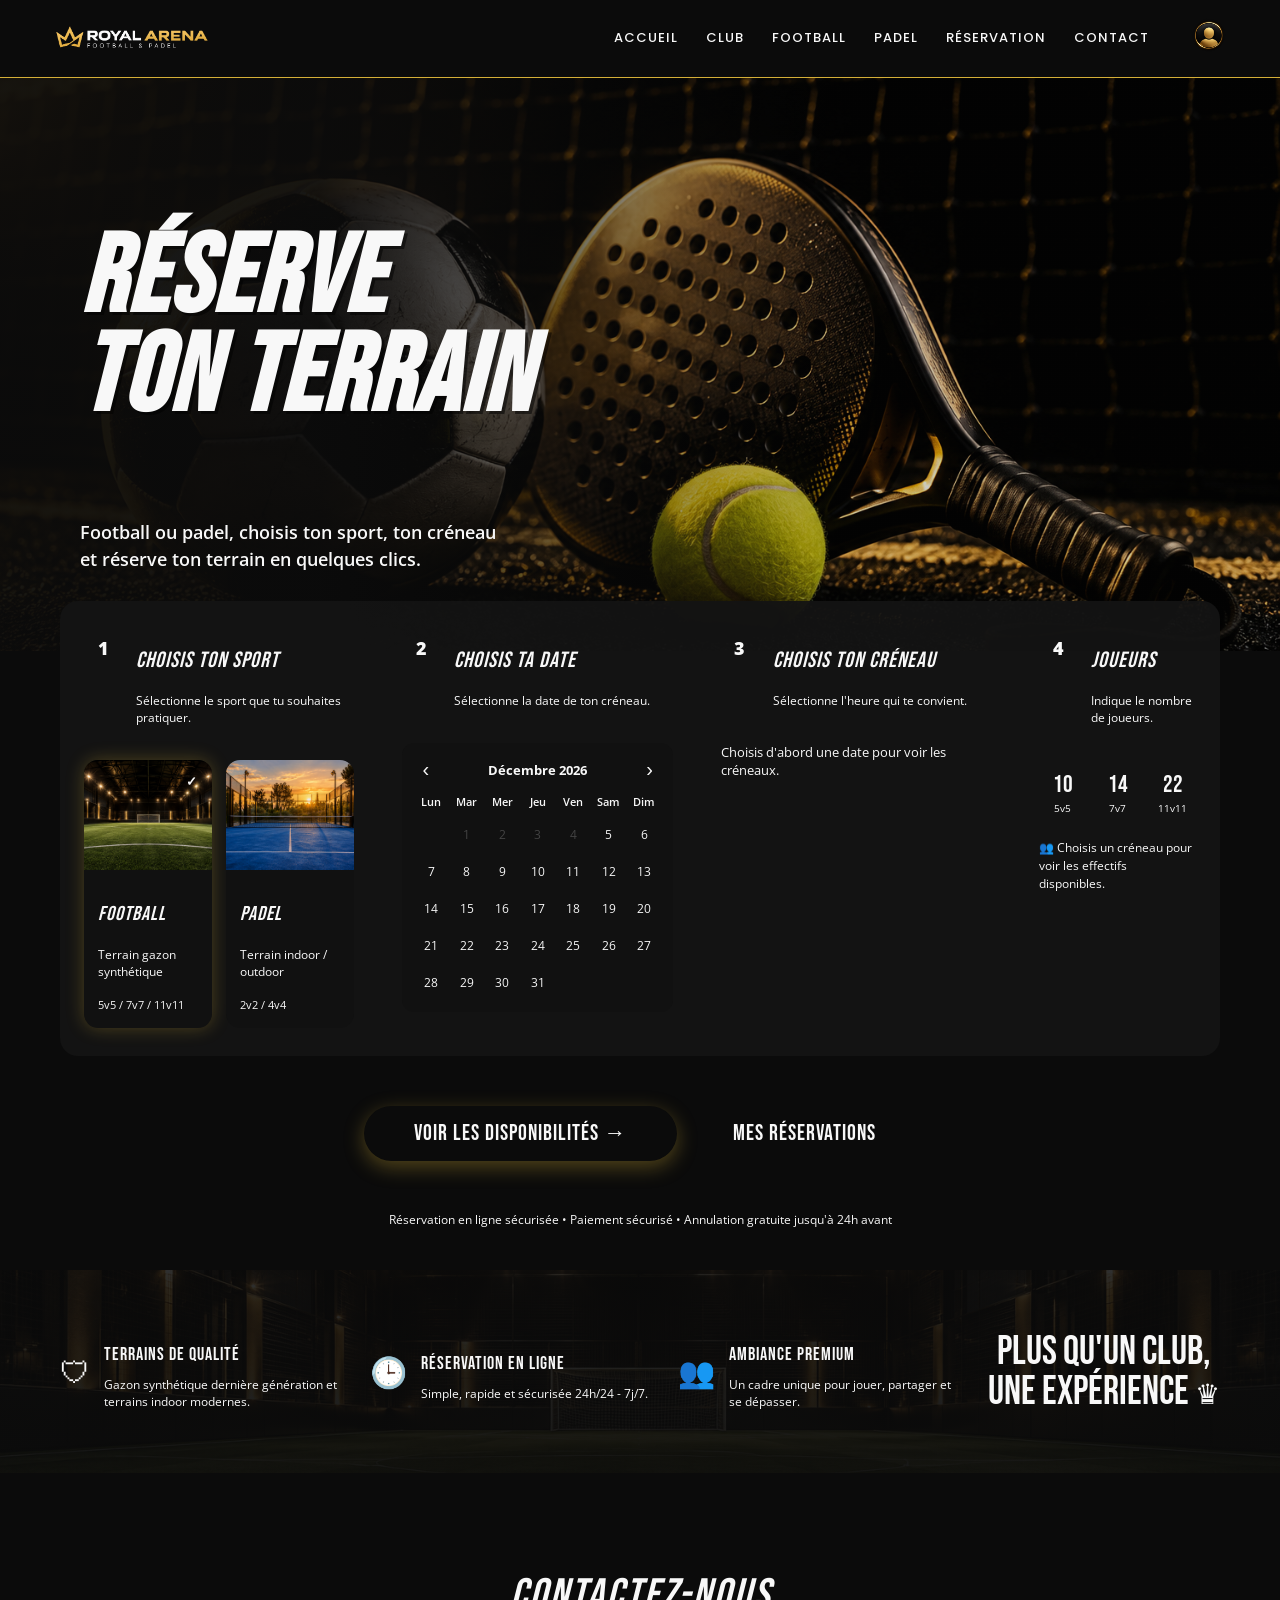
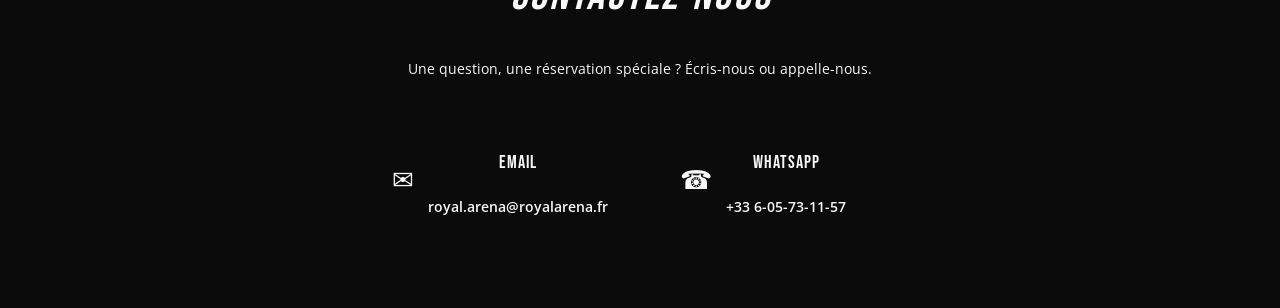
<file: View/Html/reservation.html>
<!doctype html>
<html lang="fr">
<head>
  <meta charset="UTF-8">
  <meta name="viewport" content="width=device-width, initial-scale=1.0">
  <title>Royal Arena</title>
  <link rel="icon" type="image/png" href="./Image/favicon_royal_arena.png">
  <link rel="preconnect" href="https://fonts.googleapis.com">
  <link rel="preconnect" href="https://fonts.gstatic.com" crossorigin>
  <link href="https://fonts.googleapis.com/css2?family=Bebas+Neue&family=Montserrat:ital,wght@0,400;0,600;0,700;0,800;0,900;1,700;1,800;1,900&family=Open+Sans:wght@400;600&family=Poppins:wght@400;500;600&display=swap" rel="stylesheet">
  <link rel="stylesheet" href="../Style/reservation.css">
</head>
<body>
  <header class="navbar">
    <div class="navbarlogo">
      <img src="Image/Logo_Royal_Arena_navbar.png" id="logonavbar" alt="Logo Royal Arena">
    </div>
    <nav class="navbarlist">
      <div class="list1">
        <a href="principale.html">Accueil</a>
        <a href="principale.html#club">Club</a>
        <a href="principale.html#football">Football</a>
        <a href="principale.html#padel">Padel</a>
        <a href="reservation.html">Réservation</a>
        <a href="#contact">Contact</a>
      </div>
       <div>
            <a href="compte.html" class="profile">
             <img src="Image/Icône de profil dorée élégante.png" alt="Mon compte">
            </a>
        </div>
    </nav>
  </header>

  <!-- HERO -->
  <section class="hero">
    <div class="hero-text">
      <h1>RÉSERVE<br><span>TON TERRAIN</span></h1>
      <p>Football ou padel, choisis ton sport, ton créneau<br>et réserve ton terrain en quelques clics.</p>
    </div>
  </section>

  <!-- BOOKING CARD -->
  <main class="booking">

    <!-- Étape 1 : Sport -->
    <section class="step">
      <div class="step-header">
        <span class="num">1</span>
        <div>
          <h2>CHOISIS TON SPORT</h2>
          <p>Sélectionne le sport que tu souhaites pratiquer.</p>
        </div>
      </div>
      <div class="sports">
        <div class="sport-card selected" data-sport="football">
          <img src="./Image/footer.png" alt="Terrain de football">
          <div class="sport-info">
            <h3>FOOTBALL</h3>
            <p>Terrain gazon synthétique</p>
            <small>5v5 / 7v7 / 11v11</small>
          </div>
          <span class="check">✓</span>
        </div>
        <div class="sport-card" data-sport="padel">
          <img src="./Image/padel.png" alt="Terrain de padel">
          <div class="sport-info">
            <h3>PADEL</h3>
            <p>Terrain indoor / outdoor</p>
            <small>2v2 / 4v4</small>
          </div>
          <span class="check">✓</span>
        </div>
      </div>
    </section>

    <!-- Étape 2 : Date -->
    <section class="step">
      <div class="step-header">
        <span class="num">2</span>
        <div>
          <h2>CHOISIS TA DATE</h2>
          <p>Sélectionne la date de ton créneau.</p>
        </div>
      </div>
      <div class="calendar">
        <div class="cal-nav">
          <button id="prevMonth" aria-label="Mois précédent">‹</button>
          <span id="monthLabel"></span>
          <button id="nextMonth" aria-label="Mois suivant">›</button>
        </div>
        <div class="cal-grid" id="calGrid"></div>
      </div>
    </section>

    <!-- Étape 3 : Créneau -->
    <section class="step">
      <div class="step-header">
        <span class="num">3</span>
        <div>
          <h2>CHOISIS TON CRÉNEAU</h2>
          <p>Sélectionne l'heure qui te convient.</p>
        </div>
      </div>
      <div id="slots"></div>
    </section>

    <!-- Étape 4 : Joueurs -->
    <section class="step">
      <div class="step-header">
        <span class="num">4</span>
        <div>
          <h2>JOUEURS</h2>
          <p>Indique le nombre de joueurs.</p>
        </div>
      </div>
      <div class="player-options" id="playerOptions"></div>
      <p class="hint" id="playersHint"></p>
    </section>

  </main>

  <!-- CTA -->
  <div class="cta-wrapper">
    <div class="cta-row">
      <button class="cta" id="btnCheck">VOIR LES DISPONIBILITÉS →</button>
      <a href="mes-reservation.html" class="btn-mes">MES RÉSERVATIONS</a>
    </div>
    <p class="feedback" id="feedback"></p>
    <p class="reassurance">Réservation en ligne sécurisée • Paiement sécurisé • Annulation gratuite jusqu'à 24h avant</p>
  </div>

  <!-- FOOTER -->
  <footer class="features">
    <div class="feature">
      <span class="icon">🛡</span>
      <div><h4>TERRAINS DE QUALITÉ</h4><p>Gazon synthétique dernière génération et terrains indoor modernes.</p></div>
    </div>
    <div class="feature">
      <span class="icon">🕒</span>
      <div><h4>RÉSERVATION EN LIGNE</h4><p>Simple, rapide et sécurisée 24h/24 - 7j/7.</p></div>
    </div>
    <div class="feature">
      <span class="icon">👥</span>
      <div><h4>AMBIANCE PREMIUM</h4><p>Un cadre unique pour jouer, partager et se dépasser.</p></div>
    </div>
    <div class="slogan">PLUS QU'UN CLUB,<br><span>UNE EXPÉRIENCE</span> <span class="crown">♛</span></div>
  </footer>

  <!-- CONTACT -->
  <section class="contact" id="contact">
    <h2>CONTACTEZ-NOUS</h2>
    <p class="contact-sub">Une question, une réservation spéciale ? Écris-nous ou appelle-nous.</p>
    <div class="contact-list">
      <a href="mailto:royal.arena@royalarena.fr" class="contact-item">
        <span class="icon">✉</span>
        <div>
          <h4>EMAIL</h4>
          <p>royal.arena@royalarena.fr</p>
        </div>
      </a>
      <a href="tel:0105731157" class="contact-item">
        <span class="icon">☎</span>
        <div>
          <h4>WHATSAPP</h4>
          <p>+33 6-05-73-11-57</p>
        </div>
      </a>
    </div>
  </section>

  <script src="/controler/java script/reservation.js"></script>
</body>
</html>
</file>
<file: View/Style/accueil.css>
* { box-sizing: border-box; }
html { scroll-behavior: smooth; scroll-padding-top: 90px; }

body {
    margin: 0;
    background-color: #0B0B0B;
    color: #F8F8F8;
    font-family: 'Open Sans', sans-serif;
}
img { max-width: 100%; }
a { text-decoration: none; color: #F8F8F8; }
.or { color: #D4AF37; }

h1, h2, h3 {
    font-family: 'Montserrat', sans-serif;
    font-weight: 900;
    font-style: italic;
}

/* ---------- Navbar ---------- */
.navbar {
    display: flex;
    justify-content: space-between;
    align-items: center;
    gap: 20px;
    padding: 12px 4%;
    position: sticky;
    top: 0;
    z-index: 100;
    background: #0B0B0B;
    border-bottom: 1px solid #D4AF37;
}
.navbarlogo { display: flex; align-items: center; }
#logonavbar { width: 100%; max-width: 160px; height: auto; }
.navbarlist {
    display: flex;
    align-items: center;
    justify-content: flex-end;
    gap: 40px;
    flex: 1;
}
.list1 { display: flex; gap: 28px; }
.list1 a {
    font-family: 'Poppins', 'Montserrat', sans-serif;
    font-size: 13px;
    font-weight: 500;
    text-transform: uppercase;
    letter-spacing: 1px;
    padding: 6px 0;
    border-bottom: 2px solid transparent;
    transition: color .2s, border-color .2s;
}
.list1 a:hover { color: #D4AF37; border-bottom-color: #D4AF37; }
.list2 { display: flex; gap: 12px; }
.list2 button {
    font-family: 'Poppins', 'Montserrat', sans-serif;
    font-size: 12px;
    font-weight: 600;
    text-transform: uppercase;
    letter-spacing: 1px;
    padding: 10px 22px;
    border-radius: 30px;
    cursor: pointer;
    transition: background-color .2s, color .2s;
}
.btn-or { background-color: #D4AF37; color: #0B0B0B; border: 1px solid #D4AF37; }
.btn-or:hover { background-color: #e6c458; }
.btn-contour { background: transparent; color: #F8F8F8; border: 1px solid #D4AF37; }
.btn-contour:hover { background-color: #D4AF37; color: #0B0B0B; }

/* ---------- Accueil ---------- */
#accueil {
    display: flex;
    justify-content: space-evenly;
    align-items: center;
    gap: 30px;
    padding: 30px 4%;
}
.description-accueil { display: block; max-width: 560px; }
.description-accueil h1 {
    font-size: clamp(40px, 6vw, 80px);
    margin: 0 0 10px;
    line-height: 1.05;
}
.description-accueil p {
    font-size: 17px;
    line-height: 1.7;
    margin: 0 0 14px;
}
.description-accueil p.or {
    font-family: 'Poppins', 'Montserrat', sans-serif;
    font-weight: 600;
    text-transform: uppercase;
    letter-spacing: 3px;
    font-size: 15px;
}
#logo1 { height: 80vh; max-width: 100%; object-fit: contain; }

/* ---------- Club ---------- */
#club {
    display: flex;
    justify-content: space-evenly;
    align-items: center;
    gap: 20px;
    padding: 20px 4%;
}
#club img {
    width: 45%;
    height: auto;
    border-radius: 6px;
    border: 1px solid #2E2E2E;
}
.disclub {
    text-align: center;
    padding: 40px 20px 50px;
}
.disclub h2 {
    color: #D4AF37;
    font-size: 40px;
    margin: 0 0 10px;
}
.disclub p {
    font-family: 'Poppins', 'Montserrat', sans-serif;
    letter-spacing: 3px;
    text-transform: uppercase;
    font-size: 14px;
}

/* ---------- Boutons ---------- */
.bouton {
    display: inline-block;
    background-color: #D4AF37;
    color: #0B0B0B;
    font-family: 'Poppins', 'Montserrat', sans-serif;
    padding: 15px 30px;
    border-radius: 30px;
    text-transform: uppercase;
    font-weight: 600;
    font-size: 13px;
    letter-spacing: 1px;
    transition: background-color .2s;
}
.bouton:hover { background-color: #e6c458; }

/* ============ FOOTBALL ============ */
.football2 {
    background-image: linear-gradient(to right, rgba(11,11,11,0.8), rgba(11,11,11,0.1)),
        url("../Html/Image/Terrain\ de\ football\ au\ crépuscule.png");
    background-size: cover;
    background-position: center;
    padding: 90px 60px;
}
.football2 h1 {
    font-size: clamp(48px, 8vw, 90px);
    margin: 0 0 20px;
}
.football2 p {
    font-family: 'Poppins', 'Montserrat', sans-serif;
    font-size: 18px;
    letter-spacing: 4px;
    line-height: 1.7;
    margin: 0 0 30px;
    color: #D4AF37;
}

.terrains { padding: 60px 60px 50px; }
.terrains h2 {
    text-align: center;
    text-transform: uppercase;
    font-size: 36px;
    margin: 0 0 35px;
}
.terrains h2::after {
    content: "";
    display: block;
    width: 70px;
    height: 3px;
    background: #D4AF37;
    margin: 14px auto 0;
}
.liste-terrains { display: flex; gap: 25px; }
.carte-terrain {
    flex: 1;
    min-width: 0;
    background: #2E2E2E;
    border: 1px solid #444;
    border-radius: 8px;
    overflow: hidden;
    transition: transform .25s, border-color .25s;
}
.carte-terrain:hover { transform: translateY(-4px); border-color: #D4AF37; }
.carte-terrain img {
    width: 100%;
    height: 220px;
    object-fit: cover;
    display: block;
}
.description-terrain { padding: 22px; }
.description-terrain h3 {
    text-transform: uppercase;
    font-size: 20px;
    margin: 0 0 12px;
}
.description-terrain span {
    background-color: #D4AF37;
    color: #0B0B0B;
    font-family: 'Poppins', 'Montserrat', sans-serif;
    font-weight: 600;
    padding: 4px 12px;
    border-radius: 15px;
    text-transform: uppercase;
    font-size: 11px;
    letter-spacing: 1px;
}
.description-terrain p { line-height: 1.6; color: #ddd; }
.description-terrain ul { padding-left: 20px; line-height: 1.9; }
.description-terrain li::marker { color: #D4AF37; }

/* Avantages football : section claire */
.avantages {
    background-color: #F8F8F8;
    color: #0B0B0B;
    padding: 60px 60px;
    text-align: center;
}
.avantages h2 {
    font-size: 36px;
    text-transform: uppercase;
    margin: 0 0 40px;
}
.avantages .liste-avantages { display: flex; gap: 30px; }
.avantage {
    flex: 1;
    padding: 25px 15px;
    background: #E9DCC6;
    border-radius: 8px;
}
.avantage span { font-size: 40px; }
.avantage h3 {
    font-family: 'Poppins', 'Montserrat', sans-serif;
    font-style: normal;
    font-weight: 600;
    font-size: 15px;
    text-transform: uppercase;
    letter-spacing: 1px;
    margin-top: 20px;
}
.avantage p {
    font-size: 14px;
    line-height: 1.7;
    color: #2E2E2E;
}

/* Bandeau réservation football */
.reservation {
    background-color: #D4AF37;
    color: #0B0B0B;
    display: flex;
    justify-content: space-around;
    align-items: center;
    padding: 45px 40px;
    gap: 30px;
}
.reservation h2 {
    font-size: 36px;
    text-transform: uppercase;
    margin: 0;
}
.reservation div { text-align: center; }
.bouton-reservation {
    display: inline-block;
    background-color: #0B0B0B;
    color: #D4AF37;
    font-family: 'Poppins', 'Montserrat', sans-serif;
    padding: 15px 30px;
    border-radius: 30px;
    text-transform: uppercase;
    font-size: 13px;
    font-weight: 600;
    letter-spacing: 1px;
    transition: background-color .2s;
}
.bouton-reservation:hover { background-color: #2E2E2E; }
.reservation p {
    font-family: 'Poppins', 'Montserrat', sans-serif;
    font-size: 12px;
    letter-spacing: 2px;
    text-transform: uppercase;
    margin-top: 15px;
}

/* ============ PADEL ============ */
.presentation-padel {
    background-image: linear-gradient(to right, rgba(11,11,11,0.88), rgba(11,11,11,0.1)),
        url("../Html/Image/Padel\ nocturne\,\ raquette\ et\ balles\ lumineuses-1.png");
    background-size: cover;
    background-position: center;
    padding: 80px 60px;
}
.presentation-padel h1 {
    display: inline-block;
    font-size: clamp(56px, 9vw, 100px);
    margin: 0 0 20px;
    border-bottom: 6px solid #D4AF37;
}
.presentation-padel h2 {
    font-family: 'Poppins', 'Montserrat', sans-serif;
    font-style: normal;
    font-weight: 600;
    font-size: 22px;
    text-transform: uppercase;
    letter-spacing: 3px;
    color: #D4AF37;
    margin: 0 0 15px;
}
.presentation-padel p {
    font-size: 16px;
    line-height: 1.7;
    margin-bottom: 25px;
}

.terrains-padel { display: flex; gap: 25px; padding: 50px 60px 30px; }
.terrain {
    flex: 1;
    padding: 40px 28px;
    border: 1px solid #444;
    border-radius: 8px;
    background-size: cover;
    background-position: center;
    transition: border-color .25s;
}
.terrain:hover { border-color: #D4AF37; }
.interieur {
    background-image: linear-gradient(to right, rgba(11,11,11,0.92), rgba(11,11,11,0.1)),
        url("../Html/Image/Padel\ bleu\ sous\ lumières\ industrielles-3.png");
}
.exterieur {
    background-image: linear-gradient(to right, rgba(11,11,11,0.92), rgba(11,11,11,0.1)),
        url("../Html/Image/Padel\ bleu\ au\ coucher\ du\ soleil-7.png");
}
.terrain h2 { text-transform: uppercase; font-size: 24px; margin: 0 0 25px; }
.terrain p { max-width: 240px; font-size: 14px; line-height: 1.7; margin-bottom: 25px; }

.bouton-contour {
    display: inline-block;
    border: 1px solid #D4AF37;
    border-radius: 25px;
    padding: 10px 22px;
    color: #F8F8F8;
    font-family: 'Poppins', 'Montserrat', sans-serif;
    font-weight: 500;
    text-transform: uppercase;
    font-size: 12px;
    letter-spacing: 1px;
    transition: background-color .2s, color .2s;
}
.bouton-contour:hover { background-color: #D4AF37; color: #0B0B0B; }

.materiel {
    display: flex;
    align-items: center;
    gap: 40px;
    padding: 30px 60px;
}
.materiel > img {
    width: 45%;
    height: 350px;
    object-fit: cover;
    border-radius: 8px;
}
.texte-materiel { flex: 1; min-width: 0; }
.sous-titre {
    color: #D4AF37;
    font-family: 'Poppins', 'Montserrat', sans-serif;
    font-weight: 600;
    text-transform: uppercase;
    font-size: 12px;
    letter-spacing: 2px;
}
.texte-materiel h2 { font-size: 36px; text-transform: uppercase; margin: 15px 0; }
.texte-materiel h2 span { color: #D4AF37; }
.texte-materiel p { line-height: 1.7; }
.liste-equipements { display: flex; gap: 15px; margin-top: 25px; }
.liste-equipements article {
    flex: 1;
    padding-left: 12px;
    border-left: 2px solid #D4AF37;
}
.liste-equipements h3 {
    font-family: 'Poppins', 'Montserrat', sans-serif;
    font-style: normal;
    font-weight: 600;
    font-size: 12px;
    text-transform: uppercase;
    letter-spacing: 1px;
}
.liste-equipements p { font-size: 12px; color: #ccc; }

/* Avantages padel : section beige */
.avantages-padel {
    display: flex;
    align-items: center;
    gap: 30px;
    margin: 30px 60px;
    padding: 35px 30px;
    background-color: #E9DCC6;
    color: #0B0B0B;
    border-radius: 8px;
}
.titre-avantages { flex: 1; }
.titre-avantages h2 { font-size: 30px; text-transform: uppercase; margin: 15px 0; }
.titre-avantages h2 span { color: #a8841c; }
.avantages-padel .sous-titre { color: #8a6c12; }
.avantages-padel .liste-avantages {
    display: flex;
    flex: 2;
    gap: 15px;
    text-align: center;
}
.avantages-padel .liste-avantages article {
    flex: 1;
    padding: 10px;
    border-left: 2px solid #D4AF37;
}
.avantages-padel .liste-avantages h3 {
    font-family: 'Poppins', 'Montserrat', sans-serif;
    font-style: normal;
    font-weight: 600;
    font-size: 12px;
    text-transform: uppercase;
    letter-spacing: 1px;
}
.avantages-padel .liste-avantages p {
    font-size: 12px;
    line-height: 1.6;
    color: #2E2E2E;
}

.banniere-reservation {
    display: flex;
    justify-content: space-between;
    align-items: center;
    gap: 30px;
    background-image: linear-gradient(to right, rgba(11,11,11,0.75), rgba(11,11,11,0.2)),
        url("../Html/Image/Padel\ nocturne\,\ raquette\ et\ balles\ lumineuses-1.png");
    background-size: cover;
    background-position: center;
    margin: 30px 60px 60px;
    padding: 45px;
    border: 1px solid #D4AF37;
    border-radius: 8px;
}
.banniere-reservation h2 { font-size: 36px; text-transform: uppercase; margin: 10px 0; }
.texte-reservation { text-align: center; }
.texte-reservation p { font-size: 14px; line-height: 1.7; margin-bottom: 20px; }

/* ============ RESPONSIVE ============ */
@media (max-width: 900px) {
    .navbar { flex-direction: column; padding: 15px 20px; }
    .navbarlist { flex-direction: column; gap: 15px; }
    .list1 { flex-wrap: wrap; justify-content: center; gap: 14px 20px; }

    #accueil { flex-direction: column; text-align: center; }
    #logo1 { height: 45vh; }
    #club { flex-direction: column; }
    #club img { width: 100%; }

    .football2, .presentation-padel { padding: 60px 20px; }
    .football2 p { font-size: 15px; letter-spacing: 2px; }

    .terrains, .avantages { padding: 40px 20px; }
    .liste-terrains, .avantages .liste-avantages,
    .terrains-padel, .materiel, .liste-equipements,
    .avantages-padel, .avantages-padel .liste-avantages,
    .banniere-reservation { flex-direction: column; }
    .terrains-padel, .materiel { padding: 30px 20px; }
    .materiel > img { width: 100%; height: 250px; }
    .avantages-padel, .banniere-reservation { margin: 25px 20px; }
    .terrains h2, .avantages h2 { font-size: 28px; }

    .reservation { flex-direction: column; text-align: center; padding: 35px 20px; }
    .reservation h2 { font-size: 28px; }
}
/*============ conact ============ */
  .contact {
  padding: 60px 24px;
  text-align: center;
  background: var(--noir);
  border-top: 1px solid var(--border);
}
.contact h2 {
  font-family: 'Bebas Neue', Impact, sans-serif;
  font-size: 44px; font-weight: 400; letter-spacing: 2px; color: var(--or);
}
.contact-sub { margin-top: 8px; font-size: 14px; color: var(--muted); }
.contact-list {
  display: flex; justify-content: center; flex-wrap: wrap; gap: 20px; margin-top: 32px;
}
.contact-item {
  display: flex; align-items: center; gap: 14px; text-decoration: none; color: var(--blanc);
  background: var(--anthracite); border: 1px solid var(--border); border-radius: 16px;
  padding: 18px 26px; min-width: 260px; transition: 0.3s;
}
.contact-item:hover { border-color: var(--or); transform: translateY(-3px); }
.contact-item .icon { font-size: 26px; color: var(--or); }
.contact-item h4 {
  font-family: 'Bebas Neue', Impact, sans-serif; font-weight: 400;
  font-size: 18px; letter-spacing: 1px; color: var(--or);
}
.contact-item p { font-size: 14px; font-weight: 600; margin-top: 2px; }
</file>
<file: View/Style/connexion.css>
body {
    margin: 0;
    min-height: 100vh;
    position: relative;
    isolation: isolate;
}

body::before {
    content: "";
    position: fixed;
    inset: 0;

    background-image: 
        linear-gradient(rgba(0, 0, 0, 0.7), rgba(0, 0, 0, 0.7)),
        url("../Html/Image/fontconnexion.png");

    background-size: cover;
    background-position: center;
    background-repeat: no-repeat;

    z-index: -1;
}

.formulaireconnexion{       /* remplace .connexion */
  max-width: 420px;
  margin: 40px auto;
  padding: 32px;
  background: black ;
  border: 1px solid #D4AF37;
  border-radius: 20px;
  color: #fff;
}
#logo{
  display: block;           /* nécessaire pour centrer une image */
  margin: 0 auto 20px;
  width: 160px;
  height: auto;
}
.connexion h2{ 
    color:#D4AF37; 
    text-align:center; 
    font-size:32px; 
}
.sous-titre{
     text-align:center;
      color:#A8A8A8;
       margin-bottom:24px; }

.champ{
     margin-bottom:18px; 
    }
.champ label{
     display:block;
      margin-bottom:6px; 
      font-weight:600; }
.champ input{
  width:100%;
  padding:12px 18px;
  border:1.5px solid #D4AF37;
  border-radius:30px;
  background:#161616;
  color:#fff;
  font-size:16px;
}
.champ input:focus{
     outline:3px solid #fff; 
     outline-offset:2px; 
    }
.champ input.invalide{
     border-color:#E5484D; 
    }

.mdp-wrap{
     position:relative;
     }
.mdp-wrap button{
  position:absolute; 
  right:12px; 
  top:50%;
   transform:translateY(-50%);
  background:none; 
  border:0;
   color:#D4AF37; 
   font-size:18px; 
   cursor:pointer;
}
.erreur{ 
    color:#E5484D; 
    font-size:14px; 
    margin-top:4px; 
    min-height:18px; }

.oublie{
     display:block; 
     text-align:right;
      color:#D4AF37;
       font-size:14px;
        margin-bottom:20px; }

.btn{
  width:100%;
   padding:14px;
    border:0; 
    border-radius:30px;
  background:#D4AF37;
   color:#000;
    font-weight:800;
     font-size:16px;
      cursor:pointer;
}
.btn:hover{
     filter:brightness(1.1); 
    }

.ou{
     text-align:center; 
     color:#A8A8A8; 
     margin:16px 0; 
    }
.reseaux{
     display:flex; gap:12px;
     }
.btn-outline{
  flex:1;
   padding:10px;
    border:1.5px solid #D4AF37;
     border-radius:30px;
  background:transparent;
   color:#D4AF37;
    font-weight:700;
}
.btn-outline:disabled{
     opacity:.5;
      cursor:not-allowed;
     }
.lien-inscription{ 
    text-align:center; 
    margin-top:20px;
     color:#A8A8A8;
     }
.lien-inscription a{ 
    color:#D4AF37; 
    font-weight:700;
 }
</file>
<file: View/Style/inscription.css>
*,
*::before,
*::after {
    box-sizing: border-box;
}

body {
    margin: 0;
    min-height: 100vh;
    position: relative;
    isolation: isolate;
    font-family: Arial, sans-serif;
}

body::before {
    content: "";
    position: fixed;
    inset: 0;
    background-image:
        linear-gradient(rgba(0, 0, 0, 0.7), rgba(0, 0, 0, 0.7)),
        url("../Html/Image/fontconnexion.png");
    background-size: cover;
    background-position: center;
    background-repeat: no-repeat;
    z-index: -1;
}

.formulaireconnexion {
    width: calc(100% - 32px);
    max-width: 486px;
    margin: 40px auto;
    padding: 32px;
    background: black;
    border: 1px solid #D4AF37;
    border-radius: 20px;
    color: #fff;
}

#logo {
    display: block;
    margin: 0 auto 20px;
    width: 160px;
    height: auto;
}

.formulaireconnexion h2 {
    color: #D4AF37;
    text-align: center;
    font-size: 32px;
    margin: 0 0 8px;
}

.sous-titre {
    text-align: center;
    color: #A8A8A8;
    margin: 0 0 24px;
}

.champ {
    margin-bottom: 18px;
}
.champ label {
    display: block;
    margin-bottom: 6px;
    font-weight: 600;
}
.champ input {
    width: 100%;
    padding: 12px 18px;
    border: 1.5px solid #D4AF37;
    border-radius: 30px;
    background: #161616;
    color: #fff;
    font-size: 16px;
}
.champ input:focus {
    outline: 3px solid #fff;
    outline-offset: 2px;
}
.champ input:user-invalid {
    border-color: #E5484D;
}

.btn {
    width: 100%;
    padding: 14px;
    border: 0;
    border-radius: 30px;
    background: #D4AF37;
    color: #000;
    font-weight: 800;
    font-size: 16px;
    cursor: pointer;
}
.btn:hover {
    filter: brightness(1.1);
}

.ou {
    text-align: center;
    color: #A8A8A8;
    margin: 16px 0;
}
.reseaux {
    display: flex;
    gap: 12px;
}
.btn-outline {
    flex: 1;
    padding: 10px;
    border: 1.5px solid #D4AF37;
    border-radius: 30px;
    background: transparent;
    color: #D4AF37;
    font-weight: 700;
}
.btn-outline:disabled {
    opacity: .5;
    cursor: not-allowed;
}

.lien-inscription {
    text-align: center;
    margin-top: 20px;
    color: #A8A8A8;
}
.lien-inscription a {
    color: #D4AF37;
    font-weight: 700;
    text-decoration: none;
}
</file>
<file: View/Style/reservation.css>
* { box-sizing: border-box; }
html { scroll-behavior: smooth; scroll-padding-top: 90px; }

body {
    margin: 0;
    background-color: #0B0B0B;
    color: #F8F8F8;
    font-family: 'Open Sans', sans-serif;
}
img { max-width: 100%; }
a { text-decoration: none; color: #F8F8F8; }
.or { color: #D4AF37; }

h1, h2, h3 {
    font-family: 'Montserrat', sans-serif;
    font-weight: 900;
    font-style: italic;
}

.navbar {
    display: flex;
    justify-content: space-between;
    align-items: center;
    gap: 20px;
    padding: 12px 4%;
    position: sticky;
    top: 0;
    z-index: 100;
    background: #0B0B0B;
    border-bottom: 1px solid #D4AF37;
}
.navbarlogo { display: flex; align-items: center; }
#logonavbar { width: 100%; max-width: 160px; height: auto; }
.navbarlist {
    display: flex;
    align-items: center;
    justify-content: flex-end;
    gap: 40px;
    flex: 1;
}
.list1 { display: flex; gap: 28px; }
.list1 a {
    font-family: 'Poppins', 'Montserrat', sans-serif;
    font-size: 13px;
    font-weight: 500;
    text-transform: uppercase;
    letter-spacing: 1px;
    padding: 6px 0;
    border-bottom: 2px solid transparent;
    transition: color .2s, border-color .2s;
}
.list1 a:hover { color: #D4AF37; border-bottom-color: #D4AF37; }
.profile img {
    width: 40px;
    height: 40px;
    border-radius: 50%;
    object-fit: cover;
    cursor: pointer;
}
.profile img:hover {
    transform: scale(1.12);
    box-shadow: 0 0 12px #D4AF37;
    border: 2px solid #D4AF37;
}

/* HERO */
.hero {
  position: relative;
  min-height: 380px;
  display: flex;
  align-items: center;
  padding: 60px 80px;
  background:
    linear-gradient(90deg, rgba(11,11,11,0.95) 25%, rgba(11,11,11,0.2) 65%),
    url("../Html/Image/hero.png") center / cover no-repeat;
}
.hero h1 {
  font-family: 'Bebas Neue', Impact, sans-serif;
  font-size: 110px; line-height: 0.9; letter-spacing: 2px; color: var(--blanc);
  text-shadow: 3px 3px 0 rgba(0,0,0,0.5);
}
.hero h1 span { color: var(--or); }
.hero p {
  margin-top: 22px; font-size: 18px; font-weight: 600; color: var(--beige); line-height: 1.5;
}

/* BOOKING CARD */
.booking {
  display: grid;
  grid-template-columns: 1.4fr 1.4fr 1.4fr 0.9fr;
  margin: -50px 60px 40px;
  background: rgba(20, 20, 20, 0.95);
  border: 1px solid var(--border);
  border-radius: 18px;
  position: relative;
  z-index: 2;
}
.step { padding: 28px 24px; border-right: 1px solid var(--border); }
.step:last-child { border-right: none; }

.step-header { display: flex; gap: 14px; align-items: flex-start; margin-bottom: 22px; }
.num {
  min-width: 38px; height: 38px; border-radius: 50%;
  background: var(--or); color: var(--noir); font-weight: 900;
  display: flex; align-items: center; justify-content: center; font-size: 18px;
}
.step-header h2 {
  font-family: 'Bebas Neue', Impact, sans-serif;
  font-size: 22px; font-weight: 400; letter-spacing: 1px;
}
.step-header p { font-size: 12px; color: var(--muted); margin-top: 2px; }

/* SPORTS */
.sports { display: grid; grid-template-columns: 1fr 1fr; gap: 14px; }
.sport-card {
  position: relative; border: 2px solid var(--border); border-radius: 14px;
  overflow: hidden; cursor: pointer; background: #111; transition: 0.3s;
}
.sport-card:hover { transform: translateY(-3px); }
.sport-card.selected { border-color: var(--or); box-shadow: 0 0 18px rgba(212,175,55,0.3); }
.sport-card img { width: 100%; height: 110px; object-fit: cover; display: block; }
.sport-info { padding: 12px 14px 14px; }
.sport-info h3 {
  font-family: 'Bebas Neue', Impact, sans-serif;
  font-size: 20px; font-weight: 400; color: var(--or); letter-spacing: 1px;
}
.sport-info p { font-size: 12px; color: var(--beige); margin-top: 2px; }
.sport-info small { font-size: 11px; color: var(--muted); }
.check {
  position: absolute; top: 10px; right: 10px; width: 22px; height: 22px;
  border-radius: 50%; background: var(--or); color: var(--noir); font-size: 13px;
  display: none; align-items: center; justify-content: center; font-weight: 900;
}
.sport-card.selected .check { display: flex; }

/* CALENDAR */
.calendar {
  border: 1px solid var(--border); border-radius: 12px; padding: 14px; background: #111;
}
.cal-nav { display: flex; justify-content: space-between; align-items: center; margin-bottom: 12px; }
.cal-nav span { font-size: 13px; font-weight: 700; text-transform: capitalize; }
.cal-nav button {
  background: none; border: none; color: var(--blanc); font-size: 20px; cursor: pointer;
}
.cal-grid { display: grid; grid-template-columns: repeat(7, 1fr); gap: 6px; text-align: center; }
.dow { font-size: 11px; color: var(--muted); font-weight: 600; padding-bottom: 4px; }
.day {
  background: none; border: none; color: var(--blanc); font-size: 12px; padding: 7px 0;
  border-radius: 50%; cursor: pointer; font-family: inherit;
}
.day:hover:not(:disabled) { background: var(--anthracite); }
.day:disabled { color: #444; cursor: not-allowed; }
.day.selected { background: var(--or); color: var(--noir); font-weight: 800; }

/* SLOTS */
.slot-group { margin-bottom: 14px; }
.slot-group h4 { font-size: 11px; letter-spacing: 1px; color: var(--muted); margin-bottom: 8px; }
.slot-list { display: grid; grid-template-columns: repeat(4, 1fr); gap: 8px; }
.slot {
  background: var(--anthracite); border: 1px solid var(--border); color: var(--blanc);
  padding: 8px 0; border-radius: 20px; font-size: 12px; cursor: pointer;
  font-family: inherit; transition: 0.2s;
}
.slot:hover:not(:disabled) { border-color: var(--or); }
.slot.selected { background: var(--or); color: var(--noir); border-color: var(--or); font-weight: 700; }
.slot:disabled { opacity: 0.3; text-decoration: line-through; cursor: not-allowed; }
.slots-empty { font-size: 13px; color: var(--muted); }

/* COUNTER */
.counter {
  display: flex; justify-content: space-between; align-items: center;
  border: 1px solid var(--border); border-radius: 12px; padding: 14px 18px; background: #111;
}
.counter span { font-size: 22px; font-weight: 800; }
.counter button {
  width: 36px; height: 36px; border-radius: 50%; border: 1px solid var(--border);
  background: var(--anthracite); color: var(--blanc); font-size: 18px; cursor: pointer; font-family: inherit;
}
.counter button:hover { border-color: var(--or); color: var(--or); }
.hint { font-size: 12px; color: var(--muted); margin-top: 14px; line-height: 1.5; }

/* EFFECTIFS (disponibilité par nombre de joueurs) */
.player-options { display: grid; grid-template-columns: repeat(3, 1fr); gap: 8px; }
.player-option {
  background: var(--anthracite); border: 1px solid var(--border); color: var(--blanc);
  border-radius: 12px; padding: 10px 6px; cursor: pointer; font-family: inherit;
  transition: 0.2s; display: flex; flex-direction: column; align-items: center; gap: 2px;
}
.player-option strong { font-family: 'Bebas Neue', Impact, sans-serif; font-size: 24px; font-weight: 400; }
.player-option small { font-size: 10px; color: var(--muted); }
.player-option:hover:not(:disabled) { border-color: var(--or); }
.player-option.selected { background: var(--or); color: var(--noir); border-color: var(--or); }
.player-option.selected small { color: var(--noir); }
.player-option:disabled { opacity: 0.3; text-decoration: line-through; cursor: not-allowed; }

/* CTA */
.cta-wrapper { text-align: center; padding: 10px 20px 30px; }
.cta {
  font-family: 'Bebas Neue', Impact, sans-serif;
  background: var(--or); color: var(--noir); border: none; padding: 14px 50px;
  font-size: 22px; letter-spacing: 1px; border-radius: 40px; cursor: pointer;
  transition: 0.3s; box-shadow: 0 6px 20px rgba(212,175,55,0.35);
}
.cta:hover { transform: scale(1.04); }
.feedback { margin-top: 16px; font-size: 14px; min-height: 20px; color: var(--or); font-weight: 600; }
.reassurance { margin-top: 12px; font-size: 12px; color: var(--muted); }

/* FOOTER */
.features {
  display: flex; justify-content: space-around; align-items: center; flex-wrap: wrap;
  gap: 30px; padding: 50px 60px;
  background:
    linear-gradient(180deg, rgba(11,11,11,0.85), rgba(11,11,11,0.95)),
    url("../Html/Image/footer.png") center / cover no-repeat;
  border-top: 1px solid var(--border);
}
.feature { display: flex; gap: 14px; align-items: center; max-width: 280px; }
.feature .icon { font-size: 30px; color: var(--or); }
.feature h4 { font-family: 'Bebas Neue', Impact, sans-serif; font-weight: 400; font-size: 18px; letter-spacing: 1px; margin-bottom: 4px; }
.feature p { font-size: 12px; color: var(--muted); line-height: 1.4; }
.slogan {
  font-family: 'Bebas Neue', Impact, sans-serif;
  font-size: 40px; line-height: 1; text-align: center; color: var(--blanc);
}
.slogan span { color: var(--or); }
.slogan .crown { color: var(--or); font-size: 28px; }

/* RESPONSIVE */
@media (max-width: 1100px) {
  .booking { grid-template-columns: 1fr 1fr; margin: 0 20px 30px; }
  .step:nth-child(2n) { border-right: none; }
  .navbar nav { gap: 16px; font-size: 14px; }
  .hero h1 { font-size: clamp(56px, 7vw, 80px); }
}
@media (max-width: 650px) {
  .booking { grid-template-columns: 1fr; }
  .step { border-right: none; border-bottom: 1px solid var(--border); }
  .step:last-child { border-bottom: none; }
  .hero { padding: 40px 24px; }
  .hero h1 { font-size: clamp(40px, 12vw, 60px); }
  .navbar { padding: 12px 20px; flex-wrap: wrap; }
  .navbar nav { width: 100%; justify-content: space-between; gap: 8px; font-size: 13px; }
  .slot-list { grid-template-columns: repeat(3, 1fr); }
}
@media (max-width: 400px) {
  .slot-list { grid-template-columns: repeat(2, 1fr); }
}

/* CONTACT */
.contact {
  padding: 60px 24px;
  text-align: center;
  background: var(--noir);
  border-top: 1px solid var(--border);
}
.contact h2 {
  font-family: 'Bebas Neue', Impact, sans-serif;
  font-size: 44px; font-weight: 400; letter-spacing: 2px; color: var(--or);
}
.contact-sub { margin-top: 8px; font-size: 14px; color: var(--muted); }
.contact-list {
  display: flex; justify-content: center; flex-wrap: wrap; gap: 20px; margin-top: 32px;
}
.contact-item {
  display: flex; align-items: center; gap: 14px; text-decoration: none; color: var(--blanc);
  background: var(--anthracite); border: 1px solid var(--border); border-radius: 16px;
  padding: 18px 26px; min-width: 260px; transition: 0.3s;
}
.contact-item:hover { border-color: var(--or); transform: translateY(-3px); }
.contact-item .icon { font-size: 26px; color: var(--or); }
.contact-item h4 {
  font-family: 'Bebas Neue', Impact, sans-serif; font-weight: 400;
  font-size: 18px; letter-spacing: 1px; color: var(--or);
}
.contact-item p { font-size: 14px; font-weight: 600; margin-top: 2px; }

/* Ligne des boutons CTA */
.cta-row {
  display: flex;
  justify-content: center;
  align-items: center;
  gap: 16px;
  flex-wrap: wrap;
}
.btn-mes {
  font-family: 'Bebas Neue', Impact, sans-serif;
  font-size: 22px;
  letter-spacing: 1px;
  padding: 14px 40px;
  border: 2px solid var(--or);
  border-radius: 40px;
  background: transparent;
  color: var(--or);
  text-decoration: none;
  transition: 0.3s;
}
.btn-mes:hover {
  background: var(--or);
  color: var(--noir);
  transform: scale(1.04);
}
</file>
<file: View/Style/mes-reservation.css>
/* Styles propres à la page Mes réservations.
   Charger APRÈS reservation.css, qui fournit la navbar, le hero, les boutons,
   le footer et le contact identiques à la page réservation. */

[hidden] { display: none !important; }

/* Hero : le texte "BONJOUR" est aussi un <p> dans .hero, on neutralise le style de paragraphe */
.hero .hero-greeting {
  margin: 0 0 14px;
  font-family: 'Montserrat', sans-serif;
  font-size: 12px;
  font-weight: 700;
  letter-spacing: 3px;
  color: var(--or, #D4AF37);
  max-width: none;
}

/* Panneau résumé superposé au hero, même style que le panneau de réservation */
.summary {
  display: grid;
  grid-template-columns: repeat(3, 1fr);
  margin: -50px 60px 40px;
  background: rgba(20, 20, 20, 0.95);
  border: 1px solid var(--border, #333);
  border-radius: 18px;
  position: relative;
  z-index: 2;
}
.stat {
  padding: 28px 24px;
  border-right: 1px solid var(--border, #333);
  display: flex;
  flex-direction: column;
  gap: 6px;
}
.stat:last-child { border-right: none; }
.stat__label {
  font-family: 'Montserrat', sans-serif;
  font-size: 12px;
  font-weight: 600;
  letter-spacing: 1px;
  color: var(--muted, #9A9A9A);
}
.stat__value {
  font-family: 'Bebas Neue', Impact, sans-serif;
  font-size: 48px;
  line-height: 1;
}
.stat__value--small { font-size: 36px; line-height: 1.1; }
.gold { color: var(--or, #D4AF37); }

/* Liste */
.list-section { margin: 0 60px; padding-bottom: 40px; }
.toolbar {
  display: flex;
  align-items: center;
  justify-content: space-between;
  flex-wrap: wrap;
  gap: 16px;
  border-bottom: 1px solid var(--border, #333);
  padding-bottom: 16px;
  margin-bottom: 20px;
}
.tabs { display: flex; gap: 8px; flex-wrap: wrap; }
.tab {
  background: var(--anthracite, #222);
  color: var(--blanc, #F8F8F8);
  border: 1px solid var(--border, #333);
  border-radius: 20px;
  padding: 8px 20px;
  font-family: 'Montserrat', sans-serif;
  font-size: 12px;
  font-weight: 600;
  letter-spacing: 1px;
  cursor: pointer;
  transition: 0.2s;
}
.tab:hover { border-color: var(--or, #D4AF37); }
.tab.is-active {
  background: var(--or, #D4AF37);
  color: var(--noir, #0B0B0B);
  border-color: var(--or, #D4AF37);
  font-weight: 700;
}
.tab:focus-visible, .btn--gold:focus-visible, .btn--outline:focus-visible,
.btn--ghost:focus-visible, .btn--dark:focus-visible {
  outline: 2px solid var(--or, #D4AF37);
  outline-offset: 3px;
}

/* Boutons (même forme que le bouton CTA de la page réservation) */
.btn--gold, .btn--outline, .btn--ghost, .btn--dark {
  display: inline-flex;
  align-items: center;
  justify-content: center;
  font-family: 'Bebas Neue', Impact, sans-serif;
  font-size: 18px;
  letter-spacing: 1px;
  border-radius: 40px;
  padding: 10px 28px;
  border: 1px solid transparent;
  cursor: pointer;
  text-decoration: none;
  transition: 0.3s;
  text-align: center;
}
.btn--gold {
  background: var(--or, #D4AF37);
  color: var(--noir, #0B0B0B);
  box-shadow: 0 6px 20px rgba(212, 175, 55, 0.35);
}
.btn--outline { background: transparent; color: var(--or, #D4AF37); border-color: var(--or, #D4AF37); }
.btn--ghost { background: transparent; color: var(--blanc, #F8F8F8); border-color: var(--border, #333); }
.btn--ghost:hover { border-color: var(--or, #D4AF37); color: var(--or, #D4AF37); }
.btn--dark { background: var(--noir, #0B0B0B); color: var(--or, #D4AF37); }
.btn--gold:hover, .btn--outline:hover, .btn--ghost:hover, .btn--dark:hover { transform: scale(1.04); }

/* Cartes de réservation (même esprit que les cartes sport) */
#reservation-list { display: flex; flex-direction: column; gap: 16px; }
.resa-card {
  background: var(--card, #141414);
  border: 2px solid var(--or, #D4AF37);
  border-radius: 14px;
  display: grid;
  grid-template-columns: 200px 1fr auto;
  gap: 24px;
  align-items: center;
  padding: 20px 24px;
  transition: 0.3s;
  box-shadow: 0 0 18px rgba(212, 175, 55, 0.15);
}
.resa-card:hover { transform: translateY(-3px); }
.resa-card--past {
  border-color: var(--border, #333);
  box-shadow: none;
  opacity: 0.7;
}
.resa-visual {
  height: 120px;
  border-radius: 12px;
  display: flex;
  align-items: center;
  justify-content: center;
}
.resa-visual--football { background: linear-gradient(135deg, #1f3a1f, #0f1f0f); }
.resa-visual--padel { background: linear-gradient(135deg, #1a2a44, #0c1624); }
.resa-info { display: flex; flex-direction: column; gap: 10px; min-width: 0; }
.badges { display: flex; align-items: center; gap: 10px; flex-wrap: wrap; }
.badge {
  font-family: 'Montserrat', sans-serif;
  font-size: 11px;
  font-weight: 700;
  letter-spacing: 1px;
  padding: 4px 10px;
  border-radius: 999px;
}
.badge--sport { background: var(--or, #D4AF37); color: var(--noir, #0B0B0B); }
.badge--ok { background: #1F7A3D; color: var(--blanc, #F8F8F8); }
.badge--muted { background: var(--anthracite, #222); color: var(--muted, #9A9A9A); }
.resa-title {
  margin: 0;
  font-family: 'Bebas Neue', Impact, sans-serif;
  font-weight: 400;
  font-style: normal;
  font-size: 32px;
  letter-spacing: 1px;
  line-height: 1;
}
.resa-meta {
  list-style: none;
  margin: 0;
  padding: 0;
  display: flex;
  gap: 20px;
  flex-wrap: wrap;
  color: var(--beige, #E8DCC4);
  font-size: 14px;
}
.resa-actions {
  display: flex;
  flex-direction: column;
  gap: 10px;
  min-width: 180px;
}
.resa-actions .btn--outline,
.resa-actions .btn--ghost { width: 100%; }
.note { font-size: 12px; color: var(--muted, #9A9A9A); text-align: center; }
.empty { color: var(--muted, #9A9A9A); text-align: center; padding: 40px 0; }

/* Bandeau d'appel (même style que le CTA de la page réservation) */
.cta-band {
  margin: 40px 60px 40px;
  background: var(--or, #D4AF37);
  color: var(--noir, #0B0B0B);
  border-radius: 16px;
  padding: 28px 32px;
  display: flex;
  align-items: center;
  justify-content: space-between;
  flex-wrap: wrap;
  gap: 24px;
  box-shadow: 0 6px 20px rgba(212, 175, 55, 0.35);
}
.cta-band > div { display: flex; flex-direction: column; gap: 6px; }
.cta-title {
  font-family: 'Bebas Neue', Impact, sans-serif;
  font-size: 40px;
  line-height: 1;
  letter-spacing: 1px;
}
.cta-text { font-family: 'Montserrat', sans-serif; font-size: 14px; font-weight: 600; }

/* Responsive */
@media (max-width: 1100px) {
  .summary { margin: 0 20px 30px; }
  .list-section { margin: 0 20px; }
  .cta-band { margin: 30px 20px; }
  .resa-card { grid-template-columns: 160px 1fr; }
  .resa-actions { grid-column: 1 / -1; flex-direction: row; min-width: 0; }
  .resa-actions > * { flex: 1; }
  .note { grid-column: 1 / -1; }
}
@media (max-width: 760px) {
  .summary { grid-template-columns: 1fr; }
  .stat { border-right: none; border-bottom: 1px solid var(--border, #333); }
  .stat:last-child { border-bottom: none; }
  .list-section { margin: 0 20px; }
  .resa-card { grid-template-columns: 1fr; }
  .resa-visual { height: 100px; }
  .resa-actions { flex-direction: column; min-width: 0; }
}
</file>
<file: View/Style/principale.css>
* { box-sizing: border-box; }
html { scroll-behavior: smooth; scroll-padding-top: 90px; }

body {
    margin: 0;
    background-color: #0B0B0B;
    color: #F8F8F8;
    font-family: 'Open Sans', sans-serif;
}
img { max-width: 100%; }
a { text-decoration: none; color: #F8F8F8; }
.or { color: #D4AF37; }

h1, h2, h3 {
    font-family: 'Montserrat', sans-serif;
    font-weight: 900;
    font-style: italic;
}

.navbar {
    display: flex;
    justify-content: space-between;
    align-items: center;
    gap: 20px;
    padding: 12px 4%;
    position: sticky;
    top: 0;
    z-index: 100;
    background: #0B0B0B;
    border-bottom: 1px solid #D4AF37;
}
.navbarlogo { display: flex; align-items: center; }
#logonavbar { width: 100%; max-width: 160px; height: auto; }
.navbarlist {
    display: flex;
    align-items: center;
    justify-content: flex-end;
    gap: 40px;
    flex: 1;
}
.list1 { display: flex; gap: 28px; }
.list1 a {
    font-family: 'Poppins', 'Montserrat', sans-serif;
    font-size: 13px;
    font-weight: 500;
    text-transform: uppercase;
    letter-spacing: 1px;
    padding: 6px 0;
    border-bottom: 2px solid transparent;
    transition: color .2s, border-color .2s;
}
.list1 a:hover { color: #D4AF37; border-bottom-color: #D4AF37; }
.profile img {
    width: 40px;
    height: 40px;
    border-radius: 50%;
    object-fit: cover;
    cursor: pointer;
}
.profile img:hover {
    transform: scale(1.12);
    box-shadow: 0 0 12px #D4AF37;
    border: 2px solid #D4AF37;
}


#accueil {
    display: flex;
    justify-content: space-evenly;
    align-items: center;
    gap: 40px;
    padding: 30px 4%;
}

.description-accueil { display: block; max-width: 560px; }
.description-accueil h1 {
    font-size: clamp(40px, 6vw, 80px);
    margin: 0 0 10px;
    line-height: 1.05;
}
.description-accueil p {
    font-size: 17px;
    line-height: 1.7;
    margin: 0 0 14px;
}
.description-accueil p.or {
    font-family: 'Poppins', 'Montserrat', sans-serif;
    font-weight: 600;
    text-transform: uppercase;
    letter-spacing: 3px;
    font-size: 15px;
}
#logo1 { height: 80vh; max-width: 100%; object-fit: contain; }

/* ---------- Club ---------- */
#club {
    display: flex;
    justify-content: space-evenly;
    align-items: center;
    gap: 20px;
    padding: 20px 4%;
}
#club img {
    width: 45%;
    height: auto;
    border-radius: 6px;
    border: 1px solid #2E2E2E;
}
.disclub {
    text-align: center;
    padding: 40px 20px 50px;
}
.disclub h2 {
    color: #D4AF37;
    font-size: 40px;
    margin: 0 0 10px;
}
.disclub p {
    font-family: 'Poppins', 'Montserrat', sans-serif;
    letter-spacing: 3px;
    text-transform: uppercase;
    font-size: 14px;
}

/* ---------- Boutons ---------- */
.bouton {
    display: inline-block;
    background-color: #D4AF37;
    color: #0B0B0B;
    font-family: 'Poppins', 'Montserrat', sans-serif;
    padding: 15px 30px;
    border-radius: 30px;
    text-transform: uppercase;
    font-weight: 600;
    font-size: 13px;
    letter-spacing: 1px;
    transition: background-color .2s;
}
.bouton:hover { background-color: #e6c458; }

/* ============ FOOTBALL ============ */
.football2 {
    background-image: linear-gradient(to right, rgba(11,11,11,0.8), rgba(11,11,11,0.1)),
        url("../Html/Image/Terrain\ de\ football\ au\ crépuscule.png");
    background-size: cover;
    background-position: center;
    padding: 90px 60px;
}
.football2 h1 {
    font-size: clamp(48px, 8vw, 90px);
    margin: 0 0 20px;
}
.football2 p {
    font-family: 'Poppins', 'Montserrat', sans-serif;
    font-size: 18px;
    letter-spacing: 4px;
    line-height: 1.7;
    margin: 0 0 30px;
    color: #D4AF37;
}

.terrains { padding: 60px 60px 50px; }
.terrains h2 {
    text-align: center;
    text-transform: uppercase;
    font-size: 36px;
    margin: 0 0 35px;
}
.terrains h2::after {
    content: "";
    display: block;
    width: 70px;
    height: 3px;
    background: #D4AF37;
    margin: 14px auto 0;
}
.liste-terrains { display: flex; gap: 25px; }
.carte-terrain {
    flex: 1;
    min-width: 0;
    background: #2E2E2E;
    border: 1px solid #444;
    border-radius: 8px;
    overflow: hidden;
    transition: transform .25s, border-color .25s;
}
.carte-terrain:hover { transform: translateY(-4px); border-color: #D4AF37; }
.carte-terrain img {
    width: 100%;
    height: 220px;
    object-fit: cover;
    display: block;
}
.description-terrain { padding: 22px; }
.description-terrain h3 {
    text-transform: uppercase;
    font-size: 20px;
    margin: 0 0 12px;
}
.description-terrain span {
    background-color: #D4AF37;
    color: #0B0B0B;
    font-family: 'Poppins', 'Montserrat', sans-serif;
    font-weight: 600;
    padding: 4px 12px;
    border-radius: 15px;
    text-transform: uppercase;
    font-size: 11px;
    letter-spacing: 1px;
}
.description-terrain p { line-height: 1.6; color: #ddd; }
.description-terrain ul { padding-left: 20px; line-height: 1.9; }
.description-terrain li::marker { color: #D4AF37; }

/* Avantages football : section claire */
.avantages {
    background-color: #F8F8F8;
    color: #0B0B0B;
    padding: 60px 60px;
    text-align: center;
}
.avantages h2 {
    font-size: 36px;
    text-transform: uppercase;
    margin: 0 0 40px;
}
.avantages .liste-avantages { display: flex; gap: 30px; }
.avantage {
    flex: 1;
    padding: 25px 15px;
    background: #E9DCC6;
    border-radius: 8px;
}
.avantage span { font-size: 40px; }
.avantage h3 {
    font-family: 'Poppins', 'Montserrat', sans-serif;
    font-style: normal;
    font-weight: 600;
    font-size: 15px;
    text-transform: uppercase;
    letter-spacing: 1px;
    margin-top: 20px;
}
.avantage p {
    font-size: 14px;
    line-height: 1.7;
    color: #2E2E2E;
}

/* Bandeau réservation football */
.reservation {
    background-color: #D4AF37;
    color: #0B0B0B;
    display: flex;
    justify-content: space-around;
    align-items: center;
    padding: 45px 40px;
    gap: 30px;
}
.reservation h2 {
    font-size: 36px;
    text-transform: uppercase;
    margin: 0;
}
.reservation div { text-align: center; }
.bouton-reservation {
    display: inline-block;
    background-color: #0B0B0B;
    color: #D4AF37;
    font-family: 'Poppins', 'Montserrat', sans-serif;
    padding: 15px 30px;
    border-radius: 30px;
    text-transform: uppercase;
    font-size: 13px;
    font-weight: 600;
    letter-spacing: 1px;
    transition: background-color .2s;
}
.bouton-reservation:hover { background-color: #2E2E2E; }
.reservation p {
    font-family: 'Poppins', 'Montserrat', sans-serif;
    font-size: 12px;
    letter-spacing: 2px;
    text-transform: uppercase;
    margin-top: 15px;
}

/* ============ PADEL ============ */
.presentation-padel {
    background-image: linear-gradient(to right, rgba(11,11,11,0.88), rgba(11,11,11,0.1)),
        url("../Html/Image/Padel\ nocturne\,\ raquette\ et\ balles\ lumineuses-1.png");
    background-size: cover;
    background-position: center;
    padding: 80px 60px;
}
.presentation-padel h1 {
    display: inline-block;
    font-size: clamp(56px, 9vw, 100px);
    margin: 0 0 20px;
    border-bottom: 6px solid #D4AF37;
}
.presentation-padel h2 {
    font-family: 'Poppins', 'Montserrat', sans-serif;
    font-style: normal;
    font-weight: 600;
    font-size: 22px;
    text-transform: uppercase;
    letter-spacing: 3px;
    color: #D4AF37;
    margin: 0 0 15px;
}
.presentation-padel p {
    font-size: 16px;
    line-height: 1.7;
    margin-bottom: 25px;
}

.terrains-padel { display: flex; gap: 25px; padding: 50px 60px 30px; }
.terrain {
    flex: 1;
    padding: 40px 28px;
    border: 1px solid #444;
    border-radius: 8px;
    background-size: cover;
    background-position: center;
    transition: border-color .25s;
}
.terrain:hover { border-color: #D4AF37; }
.interieur {
    background-image: linear-gradient(to right, rgba(11,11,11,0.92), rgba(11,11,11,0.1)),
        url("../Html/Image/Padel\ bleu\ sous\ lumières\ industrielles-3.png");
}
.exterieur {
    background-image: linear-gradient(to right, rgba(11,11,11,0.92), rgba(11,11,11,0.1)),
        url("../Html/Image/Padel\ bleu\ au\ coucher\ du\ soleil-7.png");
}
.terrain h2 { text-transform: uppercase; font-size: 24px; margin: 0 0 25px; }
.terrain p { max-width: 240px; font-size: 14px; line-height: 1.7; margin-bottom: 25px; }

.bouton-contour {
    display: inline-block;
    border: 1px solid #D4AF37;
    border-radius: 25px;
    padding: 10px 22px;
    color: #F8F8F8;
    font-family: 'Poppins', 'Montserrat', sans-serif;
    font-weight: 500;
    text-transform: uppercase;
    font-size: 12px;
    letter-spacing: 1px;
    transition: background-color .2s, color .2s;
}
.bouton-contour:hover { background-color: #D4AF37; color: #0B0B0B; }

.materiel {
    display: flex;
    align-items: center;
    gap: 40px;
    padding: 30px 60px;
}
.materiel > img {
    width: 45%;
    height: 350px;
    object-fit: cover;
    border-radius: 8px;
}
.texte-materiel { flex: 1; min-width: 0; }
.sous-titre {
    color: #D4AF37;
    font-family: 'Poppins', 'Montserrat', sans-serif;
    font-weight: 600;
    text-transform: uppercase;
    font-size: 12px;
    letter-spacing: 2px;
}
.texte-materiel h2 { font-size: 36px; text-transform: uppercase; margin: 15px 0; }
.texte-materiel h2 span { color: #D4AF37; }
.texte-materiel p { line-height: 1.7; }
.liste-equipements { display: flex; gap: 15px; margin-top: 25px; }
.liste-equipements article {
    flex: 1;
    padding-left: 12px;
    border-left: 2px solid #D4AF37;
}
.liste-equipements h3 {
    font-family: 'Poppins', 'Montserrat', sans-serif;
    font-style: normal;
    font-weight: 600;
    font-size: 12px;
    text-transform: uppercase;
    letter-spacing: 1px;
}
.liste-equipements p { font-size: 12px; color: #ccc; }

/* Avantages padel : section beige */
.avantages-padel {
    display: flex;
    align-items: center;
    gap: 30px;
    margin: 30px 60px;
    padding: 35px 30px;
    background-color: #E9DCC6;
    color: #0B0B0B;
    border-radius: 8px;
}
.titre-avantages { flex: 1; }
.titre-avantages h2 { font-size: 30px; text-transform: uppercase; margin: 15px 0; }
.titre-avantages h2 span { color: #a8841c; }
.avantages-padel .sous-titre { color: #8a6c12; }
.avantages-padel .liste-avantages {
    display: flex;
    flex: 2;
    gap: 15px;
    text-align: center;
}
.avantages-padel .liste-avantages article {
    flex: 1;
    padding: 10px;
    border-left: 2px solid #D4AF37;
}
.avantages-padel .liste-avantages h3 {
    font-family: 'Poppins', 'Montserrat', sans-serif;
    font-style: normal;
    font-weight: 600;
    font-size: 12px;
    text-transform: uppercase;
    letter-spacing: 1px;
}
.avantages-padel .liste-avantages p {
    font-size: 12px;
    line-height: 1.6;
    color: #2E2E2E;
}

.banniere-reservation {
    display: flex;
    justify-content: space-between;
    align-items: center;
    gap: 30px;
    background-image: linear-gradient(to right, rgba(11,11,11,0.75), rgba(11,11,11,0.2)),
        url("../Html/Image/Padel\ nocturne\,\ raquette\ et\ balles\ lumineuses-1.png");
    background-size: cover;
    background-position: center;
    margin: 30px 60px 60px;
    padding: 45px;
    border: 1px solid #D4AF37;
    border-radius: 8px;
}
.banniere-reservation h2 { font-size: 36px; text-transform: uppercase; margin: 10px 0; }
.texte-reservation { text-align: center; }
.texte-reservation p { font-size: 14px; line-height: 1.7; margin-bottom: 20px; }

/*============ conact ============ */
  .contact {
  padding: 60px 24px;
  text-align: center;
  background: var(--noir);
  border-top: 1px solid var(--border);
}
.contact h2 {
  font-family: 'Bebas Neue', Impact, sans-serif;
  font-size: 44px; font-weight: 400; letter-spacing: 2px; color: var(--or);
}
.contact-sub { margin-top: 8px; font-size: 14px; color: var(--muted); }
.contact-list {
  display: flex; justify-content: center; flex-wrap: wrap; gap: 20px; margin-top: 32px;
}
.contact-item {
  display: flex; align-items: center; gap: 14px; text-decoration: none; color: var(--blanc);
  background: var(--anthracite); border: 1px solid var(--border); border-radius: 16px;
  padding: 18px 26px; min-width: 260px; transition: 0.3s;
}
.contact-item:hover { border-color: var(--or); transform: translateY(-3px); }
.contact-item .icon { font-size: 26px; color: var(--or); }
.contact-item h4 {
  font-family: 'Bebas Neue', Impact, sans-serif; font-weight: 400;
  font-size: 18px; letter-spacing: 1px; color: var(--or);
}
.contact-item p { font-size: 14px; font-weight: 600; margin-top: 2px; }
</file>
